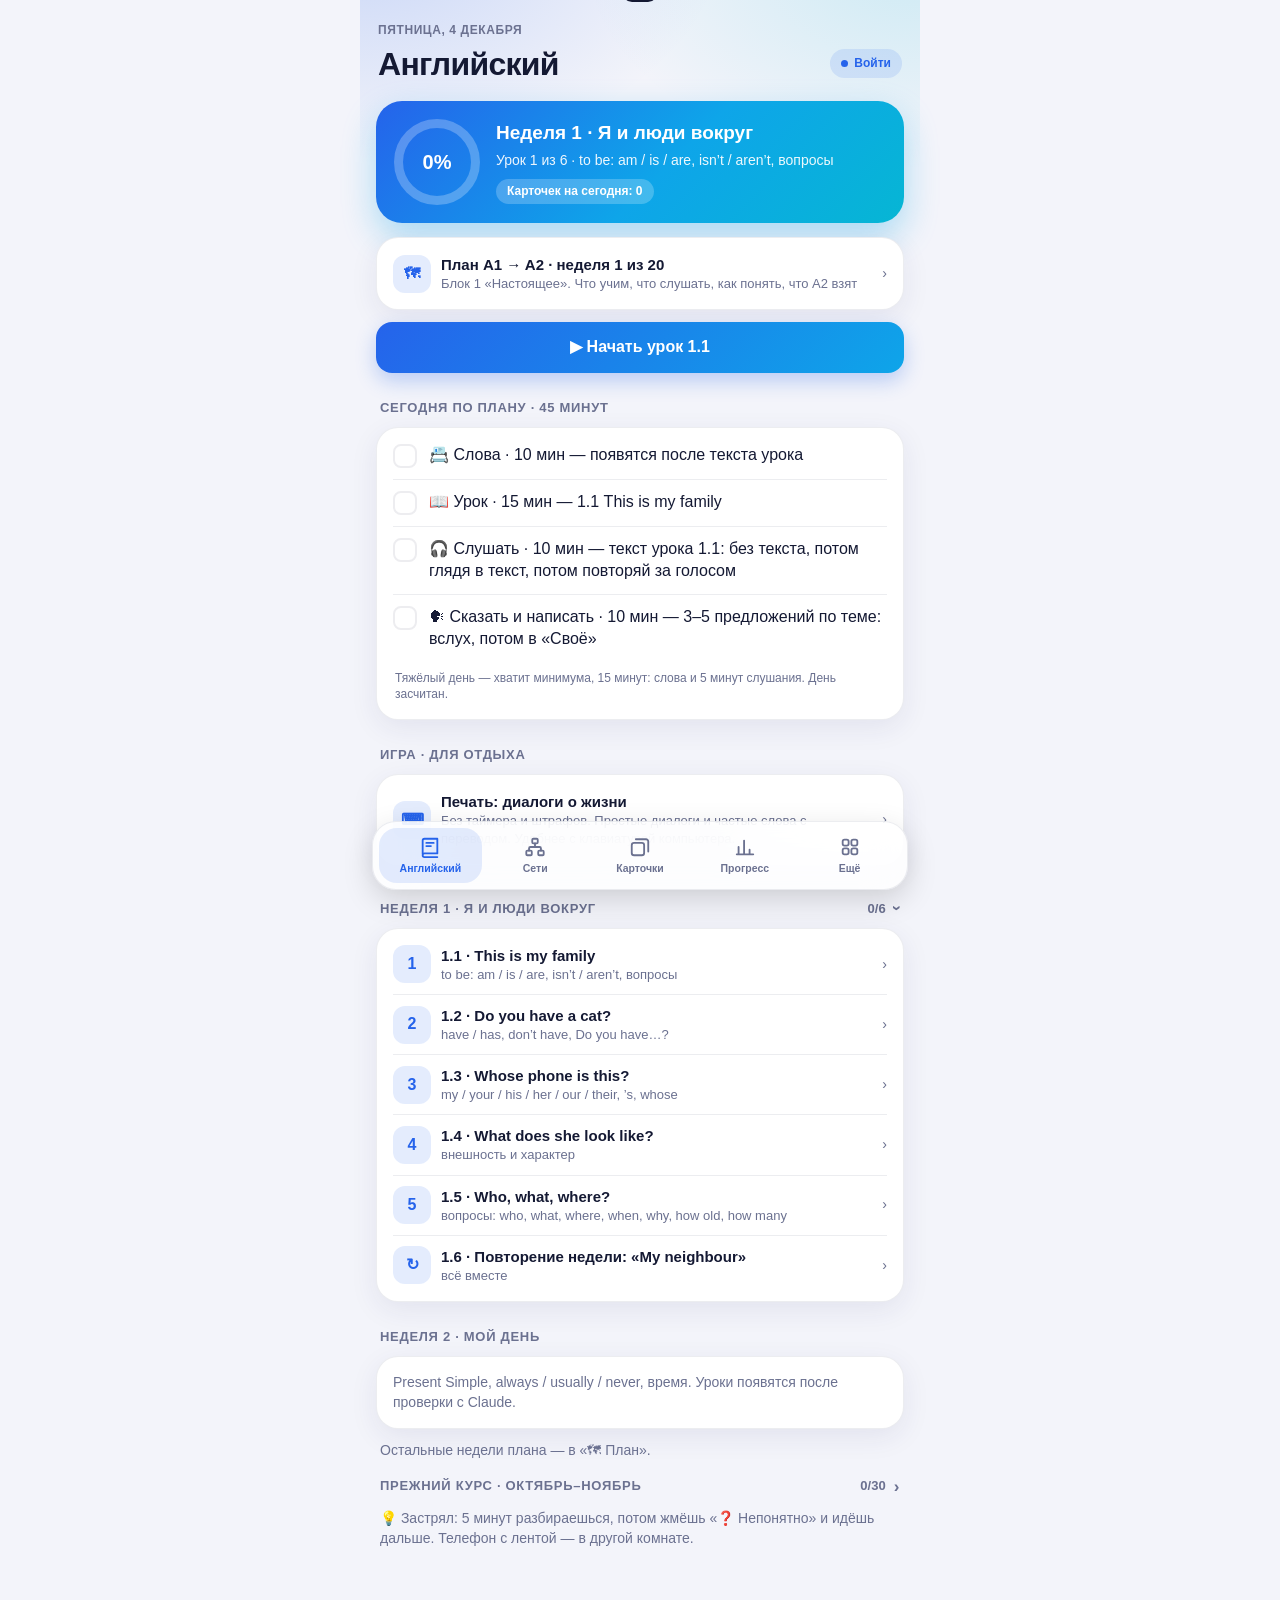
<file: index.html>
<!DOCTYPE html>
<html lang="ru"><head><meta charset="utf-8">
<meta name="viewport" content="width=device-width, initial-scale=1, viewport-fit=cover">
<meta name="apple-mobile-web-app-capable" content="yes">
<meta name="mobile-web-app-capable" content="yes">
<meta name="apple-mobile-web-app-status-bar-style" content="black-translucent">
<meta name="apple-mobile-web-app-title" content="English">
<meta name="theme-color" content="#f3f4fa">
<link rel="manifest" href="manifest.webmanifest">
<link rel="apple-touch-icon" href="icon-180.png">
<title>English</title>
<style>
:root{--bg:#f3f4fa;--card:#fff;--soft:#eceef7;--tx:#141933;--mu:#6b7190;--bd:rgba(20,25,70,.08);--sh:0 8px 28px rgba(35,40,100,.08);--ac:#2563eb;--at:rgba(37,99,235,.12);--ok:#059669;--okt:rgba(16,185,129,.14);--wr:#e11d48;--wrt:rgba(244,63,94,.12);--amt:#b45309;--nav:rgba(255,255,255,.82);color-scheme:light}
@media (prefers-color-scheme:dark){:root:not([data-theme="light"]){--bg:#0b0d17;--card:#151929;--soft:#1f2438;--tx:#eef0fb;--mu:#8a90ad;--bd:rgba(255,255,255,.07);--sh:0 8px 28px rgba(0,0,0,.35);--ac:#60a5fa;--at:rgba(96,165,250,.14);--ok:#34d399;--okt:rgba(52,211,153,.14);--wr:#fb7185;--wrt:rgba(251,113,133,.14);--amt:#fbbf24;--nav:rgba(21,25,41,.82);color-scheme:dark}}
:root[data-theme="dark"]{--bg:#0b0d17;--card:#151929;--soft:#1f2438;--tx:#eef0fb;--mu:#8a90ad;--bd:rgba(255,255,255,.07);--sh:0 8px 28px rgba(0,0,0,.35);--ac:#60a5fa;--at:rgba(96,165,250,.14);--ok:#34d399;--okt:rgba(52,211,153,.14);--wr:#fb7185;--wrt:rgba(251,113,133,.14);--amt:#fbbf24;--nav:rgba(21,25,41,.82);color-scheme:dark}
*{box-sizing:border-box;-webkit-tap-highlight-color:transparent}
html{background:var(--bg)}
body{margin:0 auto;max-width:560px;min-height:100vh;color:var(--tx);font:16px/1.4 -apple-system,BlinkMacSystemFont,"SF Pro Text","Segoe UI",Roboto,sans-serif;padding:calc(env(safe-area-inset-top,0px) + 14px) 16px calc(env(safe-area-inset-bottom,0px) + 110px);background:radial-gradient(520px 320px at 0% -60px,rgba(37,99,235,.2),transparent 70%),radial-gradient(480px 300px at 100% -40px,rgba(6,182,212,.16),transparent 70%),var(--bg);background-repeat:no-repeat}
button{font:inherit;color:inherit;cursor:pointer}
.top{margin:4px 2px 14px}
.top small{color:var(--mu);font-weight:700;text-transform:uppercase;letter-spacing:.6px;font-size:12px}
h1{font-size:32px;margin:2px 0 0;letter-spacing:-.7px;font-weight:800}
h1.h1s{font-size:26px;letter-spacing:-.4px}
.th{display:flex;align-items:center;justify-content:space-between;gap:10px}
.spill{flex:none;border:0;border-radius:99px;padding:6px 11px;font-size:12px;font-weight:800;background:var(--soft);color:var(--mu);white-space:nowrap;display:flex;align-items:center;gap:6px}
.spill::before{content:'';width:7px;height:7px;border-radius:50%;background:currentColor}
.spill.s-ok{background:var(--okt);color:var(--ok)}
.spill.s-net{background:rgba(245,158,11,.15);color:var(--amt)}
.spill.s-err{background:var(--wrt);color:var(--wr)}
.spill.s-out{background:var(--at);color:var(--ac)}
.mrow{display:flex;justify-content:space-between;align-items:center;gap:10px}
.row2{display:flex;gap:8px}
.row2>*{flex:1;min-width:0}
a.btn{text-align:center;text-decoration:none}
h2{font-size:13px;text-transform:uppercase;letter-spacing:.7px;color:var(--mu);margin:26px 4px 10px;font-weight:800}
.pw{display:flex;gap:12px;padding:12px 0;border-top:1px solid var(--bd)}.pw:first-child{border-top:0;padding-top:0}.pw .ht small{display:block;margin-top:3px}.pw.cur .ht b{color:var(--ac)}
h2.wk{margin:0}h2.wk button{display:flex;align-items:center;gap:8px;width:100%;border:0;background:none;color:inherit;font:inherit;letter-spacing:inherit;text-transform:inherit;text-align:left;padding:16px 4px 10px;cursor:pointer}h2.wk.op button{padding-top:22px}h2.wk .wt{flex:1}h2.wk .wn{font-weight:700;letter-spacing:0;text-transform:none}h2.wk .chev{font-size:17px;line-height:1;transition:transform .2s}h2.wk.op .chev{transform:rotate(90deg)}
.mu{color:var(--mu);font-size:14px}
.card{background:var(--card);border-radius:22px;padding:16px;margin:0 0 12px;box-shadow:var(--sh);border:1px solid var(--bd)}
.hero{background:linear-gradient(135deg,#2563eb 0%,#0ea5e9 55%,#06b6d4 100%);color:#fff;border-radius:26px;padding:18px;display:flex;gap:16px;align-items:center;box-shadow:0 14px 34px rgba(14,165,233,.32);margin-bottom:14px}
.hero.nt{background:linear-gradient(135deg,#0f766e 0%,#0d9488 50%,#22c55e 100%);box-shadow:0 14px 34px rgba(13,148,136,.32)}
.hero.wrap{flex-wrap:wrap}
.hero .info{flex:1;min-width:0}
.hero b{font-size:19px;display:block}
.hero p{margin:4px 0 0;opacity:.92;font-size:14px}
.chip{display:inline-block;background:rgba(255,255,255,.22);padding:4px 11px;border-radius:99px;font-size:12px;font-weight:800;margin-top:9px}
.stats{display:flex;gap:8px;width:100%}
.stats div{flex:1;background:rgba(255,255,255,.18);border-radius:14px;padding:9px 10px;min-width:0}
.stats small{display:block;opacity:.85;font-size:12px}
.stats b{font-size:16px}
.kp{display:flex;gap:8px;margin:0 0 4px}
.kp div{flex:1;background:var(--soft);border-radius:14px;padding:9px 10px;min-width:0}
.kp small{display:block;color:var(--mu);font-size:12px}
.kp b{font-size:17px}
.ring{position:relative;flex:none}
.ring svg{display:block;transform:rotate(-90deg)}
.ring span{position:absolute;inset:0;display:flex;align-items:center;justify-content:center;font-weight:800}
.seg{display:flex;background:var(--soft);border-radius:14px;padding:4px;gap:4px;margin:0 0 12px}
.seg button{flex:1;border:0;background:none;padding:9px 2px;border-radius:10px;font-weight:700;color:var(--mu);font-size:14px;min-width:0}
.seg button.on{background:var(--card);color:var(--tx);box-shadow:0 2px 8px rgba(0,0,0,.1)}
.note{display:block;width:100%;border:0;text-align:left;border-radius:18px;padding:12px 14px;margin:0 0 12px;font-size:14px;font-weight:600}
.note.am{background:rgba(245,158,11,.15);color:var(--amt)}
.note.in{background:var(--at);color:var(--ac)}
.gh{display:flex;gap:14px;align-items:center}
.gh .t{flex:1;min-width:0;font-weight:700}
.gh .mu{font-weight:500;margin-top:2px}
.st{display:flex;gap:12px;align-items:flex-start;padding:11px 0;border:0;border-top:1px solid var(--bd);width:100%;background:none;text-align:left}
.card>.st:first-child{border-top:0;padding-top:0}
.st b{flex:none;width:24px;height:24px;border-radius:8px;border:2px solid var(--bd);display:flex;align-items:center;justify-content:center;font-size:13px;color:#fff}
.st.d b{background:var(--ok);border-color:var(--ok)}
.st.d span{color:var(--mu)}
.ib{border:0;background:var(--soft);color:var(--mu);width:34px;height:34px;border-radius:11px;font-size:15px;flex:none;font-weight:700}
.btn{display:block;width:100%;padding:14px;border-radius:16px;border:0;background:linear-gradient(135deg,#2563eb,#0ea5e9);color:#fff;font-weight:700;margin:0 0 10px;box-shadow:0 8px 20px rgba(37,99,235,.28);transition:transform .1s}
.btn:active{transform:scale(.98)}
.btn:disabled{opacity:.45}
.btn.g{background:var(--soft);color:var(--ac);box-shadow:none}
.btn.r{background:var(--wrt);color:var(--wr);box-shadow:none}
.li{display:flex;align-items:center;gap:10px;padding:10px 0;border-top:1px solid var(--bd)}
.li:first-child{border-top:0;padding-top:0}
.li:last-child{padding-bottom:0}
.lr{width:100%;border-left:0;border-right:0;border-bottom:0;background:none;text-align:left}
.ico{width:38px;height:38px;border-radius:12px;background:var(--at);color:var(--ac);display:flex;align-items:center;justify-content:center;font-weight:800;flex:none}
.ico.dn{background:var(--ok);color:#fff}
.ht{flex:1;min-width:0}
.ht b{display:block;font-size:15px}
.ht small{display:block;color:var(--mu);font-size:13px}
.plain{border:0;background:none;text-align:left;padding:0}
.in{width:100%;border-radius:14px;border:1px solid var(--bd);background:var(--soft);color:var(--tx);padding:12px;font:16px/1.4 -apple-system,BlinkMacSystemFont,"Segoe UI",Roboto,sans-serif}
.in.okb{border-color:var(--ok);background:var(--okt)}
.in.nob{border-color:var(--wr);background:var(--wrt)}
textarea.mono{font:13px/1.4 ui-monospace,Menlo,monospace;margin-top:4px}
.hint{font-size:12px;color:var(--mu);margin:8px 2px 0}
.sb{display:flex;gap:10px;margin-top:14px}
.sb .btn{margin:0}
.lh{display:flex;justify-content:space-between;align-items:center;margin:0 0 4px}
.back{border:0;background:none;color:var(--ac);font-weight:700;padding:6px 0}
.qb{border:0;background:var(--soft);color:var(--mu);font-weight:700;font-size:13px;padding:7px 12px;border-radius:99px}
.rule p{margin:0 0 10px}.rule p:last-child{margin:0}
.rule b{color:var(--ac)}
.rule ol,.rule ul{margin:0 0 10px;padding-left:20px}
.rule li{margin:0 0 6px}
.rule>*:last-child{margin-bottom:0}
pre{background:var(--soft);border-radius:12px;padding:10px 12px;font:12px/1.45 ui-monospace,Menlo,Consolas,monospace;overflow-x:auto;margin:8px 0 10px;white-space:pre;-webkit-overflow-scrolling:touch;color:var(--tx)}
code{font:13px ui-monospace,Menlo,Consolas,monospace;background:var(--soft);padding:1px 5px;border-radius:6px;overflow-wrap:anywhere}
.t{width:100%;border-collapse:collapse;font-size:14px;margin:6px 0 12px}
.t th,.t td{border-top:1px solid var(--bd);padding:7px 6px;text-align:left;vertical-align:top}
.t th{color:var(--mu);font-size:12px;text-transform:uppercase;letter-spacing:.4px;border-top:0}
.t td:first-child,.t th:first-child{padding-left:0}
.frame{display:flex;flex-wrap:wrap;gap:4px;margin:10px 0 12px;font-size:12px;font-weight:700;text-align:center;line-height:1.25}
.frame span{flex:1 1 28%;background:var(--at);color:var(--ac);border-radius:8px;padding:8px 3px;min-width:0}
.frame span.w{flex:1 1 60%}
@media (min-width:480px){.frame{flex-wrap:nowrap}.frame span{flex:1}.frame span.w{flex:1.7}}
.frame small{display:block;font-weight:500;color:var(--mu);font-size:10px;margin-top:3px}
/* главы СДСМ и книжный текст */
.book p{line-height:1.62;font-size:16.5px}
.book h3,.rule h3{font-size:18px;margin:20px 0 8px;letter-spacing:-.2px}
.book>h3:first-child,.rule>h3:first-child{margin-top:0}
h3.bh{font-size:21px;font-weight:800;margin:28px 4px 12px;letter-spacing:-.3px;line-height:1.25;scroll-margin-top:16px}
.an{background:rgba(124,58,237,.09);border-radius:14px;padding:12px 14px;margin:12px 0;font-size:15.5px;line-height:1.55}
.an>b:first-child{display:block;color:#7c3aed;margin-bottom:4px}
.an>b:first-child::before{content:"🧩 "}
:root[data-theme="dark"] .an>b:first-child{color:#a78bfa}
@media (prefers-color-scheme:dark){:root:not([data-theme="light"]) .an>b:first-child{color:#a78bfa}}
.callout{border-left:3px solid var(--ac);background:var(--at);border-radius:0 12px 12px 0;padding:10px 12px;margin:12px 0;font-size:15px;line-height:1.5}
.callout>b:first-child{display:block;margin-bottom:4px;color:var(--tx)}
.callout.pro{border-color:#0d9488;background:rgba(13,148,136,.1)}.callout.pro>b:first-child::before{content:"🏢 "}
.callout.warn{border-color:#d97706;background:rgba(245,158,11,.12)}.callout.warn>b:first-child::before{content:"⚠️ "}
.callout.bad{border-color:var(--wr);background:var(--wrt)}.callout.bad>b:first-child::before{content:"⛔ "}
.callout.ok{border-color:var(--ok);background:var(--okt)}.callout.ok>b:first-child::before{content:"✅ "}
.callout.info>b:first-child::before{content:"💡 "}
.callout ol,.callout ul{margin:6px 0 0;padding-left:20px}
.rule table{width:100%;border-collapse:collapse;font-size:14px;margin:8px 0 12px}
.rule th,.rule td{border-top:1px solid var(--bd);padding:7px 5px;text-align:left;vertical-align:top;overflow-wrap:anywhere}
.rule th{color:var(--mu);font-size:12px;border-top:0}
.rule th:first-child,.rule td:first-child{padding-left:0}
.vs{display:grid;grid-template-columns:1fr;gap:10px;margin:10px 0}
.vs>div{background:var(--soft);border-radius:12px;padding:10px 12px;font-size:15px}
@media (min-width:480px){.vs{grid-template-columns:1fr 1fr}}
.steps{counter-reset:s;list-style:none;padding-left:0!important}
.steps>li{counter-increment:s;position:relative;padding-left:36px;margin:10px 0!important}
.steps>li::before{content:counter(s);position:absolute;left:0;top:1px;width:26px;height:26px;border-radius:50%;background:var(--at);color:var(--ac);font-weight:800;font-size:13px;display:flex;align-items:center;justify-content:center}
.kbd{font:12px ui-monospace,Menlo,Consolas,monospace;border:1px solid var(--bd);border-bottom-width:2px;border-radius:5px;padding:0 5px;background:var(--soft)}
mark{background:rgba(245,158,11,.3);color:inherit;border-radius:3px;padding:0 1px}
.muted{color:var(--mu)}
.pkt{display:flex;margin:12px 0;border-radius:8px;overflow:hidden;font-size:11px;text-align:center;line-height:1.25}
.pkt>span{padding:7px 3px;border-right:1px solid rgba(0,0,0,.25);color:#fff;display:flex;flex-direction:column;justify-content:center;min-width:0;overflow-wrap:anywhere}
.pkt>span small{opacity:.85;font-size:10px}
.pkt .l2{background:#2563eb}.pkt .l3{background:#16a34a}.pkt .l4{background:#d97706}.pkt .l7{background:#7c3aed}.pkt .tg{background:#db2777}.pkt .lb{background:#0891b2}.pkt .fcs{background:#475569}
.toc{margin:8px 0 0;padding-left:22px}.toc li{margin:0 0 6px}
.lk{color:var(--ac);font-weight:600;text-align:left}
.cg{font-size:12px;font-weight:800;text-transform:uppercase;letter-spacing:.5px;color:var(--mu);margin:14px 0 4px}
.cg:first-child{margin-top:0}
.cmd pre{margin:2px 0 4px}
.kk{margin:4px 0 0;padding-left:20px}
.li.off{opacity:.5}
/* схемы в книге (inline SVG): цвета из темы, подписи — классы */
.dg{margin:14px 0 16px}
.dg svg{display:block;width:100%;height:auto;overflow:visible}
.dg figcaption{font-size:13px;color:var(--mu);margin-top:8px;line-height:1.45}
.dg .bx{fill:var(--card);stroke:var(--mu);stroke-width:1.5}
.dg .bx2{fill:var(--soft)}
.dg .bxd{fill:none;stroke:var(--mu);stroke-width:1.5;stroke-dasharray:5 4}
.dg .tx{fill:var(--tx);font:700 12px -apple-system,"Segoe UI",Roboto,sans-serif}
.dg .sm{fill:var(--mu);font:500 10.5px -apple-system,"Segoe UI",Roboto,sans-serif}
.dg .ln{stroke:var(--mu);stroke-width:2;fill:none}
.dg .tk{stroke:var(--tx);stroke-width:4;fill:none}
.dg .lr{stroke:#e11d48;stroke-width:2.2;fill:none}
.dg .env{fill:#fff;stroke:#475569;stroke-width:1.2}
.dg .envl{fill:none;stroke:#475569;stroke-width:1.2}
.dg .pp{fill:rgba(37,99,235,.16);stroke:#2563eb;stroke-width:1.5}
.dg .b{fill:#2563eb}.dg .g{fill:#16a34a}.dg .o{fill:#d97706}.dg .gr{fill:#64748b}.dg .rr{fill:#e11d48}
.dg .wt{fill:#fff;font:700 7.5px -apple-system,"Segoe UI",Roboto,sans-serif}
.dg .wt2{fill:#fff;font:700 9px -apple-system,"Segoe UI",Roboto,sans-serif}
.dg .am{fill:var(--mu)}.dg .amr{fill:#e11d48}
.dg .bt{fill:#2563eb}.dg .rd{fill:#e11d48}.dg .gn{fill:#16a34a}.dg .og{fill:#d97706}
:root[data-theme="dark"] .dg .bt{fill:#60a5fa}:root[data-theme="dark"] .dg .rd{fill:#fb7185}:root[data-theme="dark"] .dg .gn{fill:#4ade80}
@media (prefers-color-scheme:dark){:root:not([data-theme="light"]) .dg .bt{fill:#60a5fa}:root:not([data-theme="light"]) .dg .rd{fill:#fb7185}:root:not([data-theme="light"]) .dg .gn{fill:#4ade80}}
details.chk{background:var(--soft);border-radius:12px;padding:10px 12px;margin:8px 0}
details.chk summary{color:var(--tx);font-weight:600;line-height:1.4}
details.chk p{margin:8px 0 0}
.opt.sel{border-color:var(--ac);background:var(--at)}
.isp{border-left:3px solid var(--ac);background:var(--at);border-radius:0 12px 12px 0;padding:10px 12px;margin:10px 0;font-size:15px}
details summary{cursor:pointer;font-weight:700;color:var(--ac);list-style-position:inside}
details.dp[open] summary{margin-bottom:12px}
.lt details{margin-top:8px;font-size:14px}
.lt details[open] summary{margin-bottom:6px}
.cmd{padding:9px 0;border-top:1px solid var(--bd)}
.cmd:first-child{border-top:0;padding-top:0}
.cmd:last-child{padding-bottom:0}
.cmd code{display:inline-block;margin-bottom:3px}
.cp{border:0;background:var(--at);color:var(--ac);font-size:12px;font-weight:700;padding:5px 10px;border-radius:99px;margin:-4px 0 4px}
.ls{display:flex;gap:12px;padding:12px 0;border-top:1px solid var(--bd)}
.ls:first-child{border-top:0;padding-top:0}
.ls:last-child{padding-bottom:0}
.ck{flex:none;width:32px;height:32px;border-radius:10px;border:2px solid var(--bd);background:none;font-weight:800;color:var(--mu);font-size:13px}
.ls.d .ck{background:var(--ok);border-color:var(--ok);color:#fff}
.ls.d .lt>div:first-child{color:var(--mu)}
.lt{flex:1;min-width:0}
.lvr{display:flex;align-items:center;gap:10px;padding:6px 0}
.lvr span{width:132px;flex:none;font-size:14px;font-weight:600}
.lvb{flex:1;height:8px;border-radius:9px;background:var(--soft);overflow:hidden}
.lvb i{display:block;height:100%;border-radius:9px;background:var(--ac)}
.lvr b{width:42px;text-align:right;font-size:13px;flex:none}
.lvr.big{padding:4px 0 12px}.lvr.big span{font-weight:800}.lvr.big .lvb{height:12px}.lvr.big b{font-size:15px}
.hn div{font-size:13px;color:var(--amt);background:rgba(245,158,11,.13);border-radius:10px;padding:7px 10px;margin:8px 0 0}
.sn{display:flex;gap:10px;align-items:flex-start;padding:10px 0;border-top:1px solid var(--bd)}
.sn:first-child{border-top:0;padding-top:0}
.sn:last-child{padding-bottom:0}
.sn .en{flex:1;min-width:0;font-size:17px;line-height:1.45;transition:color .2s,filter .3s}
.sn .tr{display:block;color:var(--mu);font-size:14px;margin-top:2px}
.sn.pl .en{color:var(--ac)}
.blur .en{filter:blur(6px);-webkit-user-select:none;user-select:none}
.say{border:0;background:var(--at);color:var(--ac);width:36px;height:36px;border-radius:11px;flex:none;font-size:15px}
.bar{height:8px;border-radius:9px;background:var(--soft);overflow:hidden;margin:0 0 12px}
.bar i{display:block;height:100%;background:var(--ac);border-radius:9px;transition:width .3s}
.q{font-size:19px;font-weight:700;margin:4px 0 14px;line-height:1.45}
.gap{display:inline-block;min-width:56px;border-bottom:2px solid var(--ac);text-align:center;color:var(--ac);padding:0 4px}
.opt{display:block;width:100%;text-align:left;padding:13px 14px;border-radius:14px;border:2px solid transparent;background:var(--soft);margin:0 0 8px;font-weight:600}
.opt:disabled{color:var(--tx);opacity:1}
.opt.ok{border-color:var(--ok);background:var(--okt)}
.opt.no{border-color:var(--wr);background:var(--wrt)}
.ans{min-height:56px;border-bottom:2px dashed var(--bd);margin:0 0 12px;padding:0 0 4px}
.tok{display:inline-block;border:0;background:var(--soft);padding:9px 12px;border-radius:12px;margin:0 6px 8px 0;font-weight:600;font-size:16px}
.ans .tok{background:var(--at);color:var(--ac)}
.end{font-weight:700;font-size:18px}
.fb{border-radius:16px;padding:12px 14px;margin:0 0 12px;font-weight:700;font-size:15px}
.fb.ok{background:var(--okt);color:var(--ok)}
.fb.no{background:var(--wrt);color:var(--wr)}
.fe{font-weight:500;color:var(--tx);margin-top:6px}
.fc{text-align:center;padding:30px 16px}
.fc .w{font-size:30px;font-weight:800;letter-spacing:-.5px;margin:8px 0 12px;overflow-wrap:anywhere}
.fc .w.s{font-size:20px;letter-spacing:0;line-height:1.35}
.fc .a{font-size:21px;font-weight:600;margin:14px 0 12px;color:var(--ac);overflow-wrap:anywhere}
.fc .a.s{font-size:16px;line-height:1.45;text-align:left}
.fc .say{margin:0 auto;display:block}
.three{display:flex;gap:8px}
.three .btn{margin:0;padding:14px 4px;font-size:15px}
.pre{white-space:pre-wrap}
.big{font:700 24px ui-monospace,Menlo,Consolas,monospace;text-align:center;margin:6px 0 14px;overflow-wrap:anywhere}
.tf{display:grid;grid-template-columns:auto 1fr;gap:8px 12px;align-items:start}
.tf label{font-size:14px;font-weight:600;color:var(--mu);padding-top:12px}
.cv{font-size:13px;color:var(--ok);font-weight:700;margin-top:4px}
nav{position:fixed;left:50%;transform:translateX(-50%);bottom:calc(env(safe-area-inset-bottom,0px) + 10px);width:calc(100% - 24px);max-width:536px;display:flex;gap:2px;background:var(--nav);-webkit-backdrop-filter:blur(20px) saturate(1.6);backdrop-filter:blur(20px) saturate(1.6);border:1px solid var(--bd);border-radius:24px;padding:6px;box-shadow:0 10px 30px rgba(0,0,0,.15);z-index:5}
nav button{flex:1;min-width:0;border:0;background:none;padding:8px 1px 7px;border-radius:18px;font-size:10.5px;font-weight:700;color:var(--mu);display:flex;flex-direction:column;align-items:center;gap:3px;white-space:nowrap}
nav svg{width:22px;height:22px}
nav button.on{color:var(--ac);background:var(--at)}
#sh{position:fixed;inset:0;z-index:10;display:none}
#sh.open{display:block}
#sh .ov{position:absolute;inset:0;background:rgba(5,8,20,.5);animation:fd .2s}
#sh .pn{position:absolute;left:0;right:0;bottom:0;max-width:560px;margin:0 auto;background:var(--card);border-radius:26px 26px 0 0;padding:10px 18px calc(env(safe-area-inset-bottom,0px) + 18px);max-height:90vh;overflow-y:auto;animation:up .28s cubic-bezier(.2,.8,.2,1)}
.grab{width:40px;height:5px;border-radius:9px;background:var(--mu);opacity:.35;margin:0 auto 12px}
#sh h3{margin:0 0 4px;font-size:21px}
#toast{position:fixed;left:50%;top:calc(env(safe-area-inset-top,0px) + 12px);transform:translate(-50%,-150%);background:var(--tx);color:var(--bg);padding:10px 18px;border-radius:99px;font-weight:700;font-size:14px;z-index:20;transition:transform .3s;width:max-content;max-width:calc(100vw - 32px);text-align:center}
#toast.on{transform:translate(-50%,0)}
@keyframes up{from{transform:translateY(100%)}}
@keyframes fd{from{opacity:0}}
</style></head><body>
<div id="app"></div>
<nav id="nav"></nav>
<div id="sh"></div>
<div id="toast"></div>
<script src="lessons.js"></script>
<script src="nets.js"></script>
<!-- курс СДСМ живёт в папке net/ (полная программа курса); здесь нужен только список глав -->
<script src="net/data/course.js"></script>
<script src="cloud.js"></script>
<script src="sync.js"></script>
<script>
const K='eng_v1',APP_V='4.0';
const KNOW=3,BOX=[0,1,2,4,7,14,30]; // «знаю» = коробка 3+; интервалы повторения в днях по коробкам
const EN=window.LESSONS||[],WK=window.WEEKS||[],ND=window.NET||{modules:[],lessons:[],levels:[]};
const NL=ND.lessons||[];NL.forEach(l=>{l.s='net'});
// главы СДСМ проходятся в самом курсе (папка net/, тот же сайт): здесь только список глав и «продолжить»
const CO=window.COURSE||{parts:[],list:[]};
const ALL=EN.concat(NL);
// новый курс по плану A1 → A2 и прежний курс (old)
const ENN=EN.filter(l=>!l.old),ENO=EN.filter(l=>l.old),OWK=window.OLD_WEEKS||[],PL=window.PLAN||null;
const subj=s=>s=='net'?NL:EN;
const subjAll=subj;
let S,tab='en',open={en:null,net:null},T={},TR=new Set(),cs=null,deck='en',tz=null,shownDay='',sheetSave=null,VO=[],wOpen={},planV=false;

const p=n=>String(n).padStart(2,'0');
const dk=d=>d.getFullYear()+'-'+p(d.getMonth()+1)+'-'+p(d.getDate());
const tm=d=>p(d.getHours())+':'+p(d.getMinutes());
const today=()=>dk(new Date());
const nowS=()=>today()+' '+tm(new Date());
const pd=s=>{const a=s.split('-');return new Date(+a[0],a[1]-1,+a[2])};
const add=(s,n)=>{const d=pd(s);d.setDate(d.getDate()+n);return dk(d)};
const ago=n=>add(today(),-n);
const diff=(a,b)=>Math.round((pd(b)-pd(a))/864e5);
const fmtD=s=>pd(s).toLocaleDateString('ru-RU',{day:'numeric',month:'long'});
const fmtS=s=>pd(s).toLocaleDateString('ru-RU',{day:'numeric',month:'short'});
const esc=s=>String(s).replace(/[&<>"]/g,c=>({'&':'&amp;','<':'&lt;','>':'&gt;','"':'&quot;'}[c]));
const $=id=>document.getElementById(id);
const pct=(a,b)=>b?Math.round(a/b*100):0;
const ri=(a,b)=>a+Math.floor(Math.random()*(b-a+1));
function shuffle(a){a=a.slice();for(let i=a.length-1;i>0;i--){const j=Math.floor(Math.random()*(i+1));[a[i],a[j]]=[a[j],a[i]]}return a}

// ---------- уроки ----------
const les=id=>ALL.find(l=>l.id==id);
const isNet=l=>!!l&&l.s=='net';
const sOf=l=>isNet(l)?'net':'en';
const lnum=l=>(isNet(l)?'С':'')+(l.old?'Ст.':'')+l.w+'.'+l.n;
// шаги урока — только те, для которых в уроке есть содержимое
function stepsOf(l){return isNet(l)?['theory','lab','tasks','own'].filter(s=>s=='tasks'?(l.tasks||[]).length:l[s]):['rule','text','tasks','own'].filter(s=>s=='tasks'||s=='own'||l[s])}
const SN=(l,s)=>({rule:'Правило',text:'Текст',theory:'Теория',lab:'Лаба',tasks:isNet(l)?'Вопросы':'Задания',own:isNet(l)?'Объясни':'Своё',done:'Итог'})[s];
const cl=h=>String(h).replace(/\[\[(.+?)\]\]/g,'<mark>$1</mark>');
const strip=h=>String(h).replace(/<[^>]+>/g,'').replace(/&lt;/g,'<').replace(/&gt;/g,'>').replace(/&amp;/g,'&');
const txt=(t,s)=>t.h?s:esc(s);
const pr=id=>S.L[id]||{};
const P=id=>S.L[id]||(S.L[id]={st:null,ti:0,r:[],own:'',ownD:null,show:false,heard:false,done:null,sc:null,pass:0,lab:[]});
const curL=s=>subj(s).find(l=>!l.old&&!pr(l.id).done);
const doneToday=s=>subjAll(s).some(l=>pr(l.id).done==today());
const okN=q=>(q.r||[]).filter(x=>x>0).length;
const cur=()=>(tab=='en'||tab=='net')&&open[tab]?les(open[tab]):null;
const LV=ND.levels||[];
const lvOf=k=>{const x=LV.find(v=>v.k==k);return x?x.v:null};
const lvT=k=>{const x=LV.find(v=>v.k==k);return x?x.t:k};

// ---------- данные ----------
// act и sub — счётчики этого устройства; actX и subX — других устройств (приходят из облака), показываем сумму
function init(){return{v:1,start:today(),L:{},cards:{},q:[],err:[],act:{},sub:{n:0,ok:0},actX:{},subX:{},rate:0.8,voice:'',theme:'auto',bk:null}}
// новые поля в будущих версиях получают значения по умолчанию, старый прогресс не трогаем
function migrate(o){const d=init();for(const k in d)if(!(k in o))o[k]=d[k];o.v=1;
// у вопросов и ошибок постоянный id: по нему они синхронизируются
if(typeof syncOldId=='function')[o.q,o.err].forEach(a=>a.forEach((x,i)=>{if(!x.id)x.id=syncOldId(x,i)}));return o}
const nid=()=>typeof syncNewId=='function'?syncNewId():'t'+Date.now().toString(36);
function load(){try{S=JSON.parse(localStorage.getItem(K))}catch(e){S=null}S=S&&S.v?migrate(S):init();
// если Claude поправил перевод или ответ в уроках, карточка подхватит новый текст
ALL.forEach(l=>{(l.words||[]).concat(l.terms||[]).forEach(([en,ru])=>{const c=S.cards[en];if(c&&!c.d&&c.l!='my')c.ru=ru});
(l.cards||[]).forEach(([q,a],i)=>{const c=S.cards['n:'+l.id+':'+i];if(c){c.q=q;c.a=a}})})}
function store(){try{localStorage.setItem(K,JSON.stringify(S))}catch(e){toast('Не удалось сохранить')}}
function save(){store();if(SY)SY.soon()}
const act=()=>{const d=today();return S.act[d]||(S.act[d]={})};
const inc=k=>{const A=act();A[k]=(A[k]||0)+1};
const busy=A=>!!A&&Object.keys(A).some(k=>A[k]);
// активность дня и счёт тренажёра со всех устройств
function actOf(d){const r=Object.assign({},S.act[d]||{});for(const dv in S.actX){const A=S.actX[dv][d];if(A)for(const k in A)r[k]=(r[k]||0)+A[k]}return r}
function subOf(){const r={n:S.sub.n,ok:S.sub.ok};for(const dv in S.subX){r.n+=S.subX[dv].n||0;r.ok+=S.subX[dv].ok||0}return r}

// ---------- облако ----------
// Прогресс раскладывается на строки: урок, карточка, вопрос «Непонятно», ошибка, активность дня устройства, счёт тренажёра устройства.
// Чужие правки вносятся точечно и не во время урока: открытый урок, карточки и тренажёр дожидаются выхода.
// На устройстве остаются: голос, скорость речи, тема, дата текстовой копии. Старые главы СДСМ телефона (sd_) переехали в курс net/.
const DEV=typeof syncDev=='function'?syncDev():'';
function rowsOf(){const R={cfg:{start:S.start}};
for(const id in S.L)if(!id.startsWith('sd_'))R['L:'+id]=S.L[id];
for(const k in S.cards)if(!k.startsWith('n:sd_'))R['c:'+k]=S.cards[k];
S.q.forEach(x=>{if(x.id)R['q:'+x.id]=x});S.err.forEach(x=>{if(x.id)R['e:'+x.id]=x});
for(const d in S.act)if(busy(S.act[d]))R['a:'+d+':'+DEV]=S.act[d];
for(const dv in S.actX)for(const d in S.actX[dv])R['a:'+d+':'+dv]=S.actX[dv][d];
if(S.sub.n)R['s:'+DEV]=S.sub;for(const dv in S.subX)R['s:'+dv]=S.subX[dv];
return R}
const listPut=(a,v)=>{const i=a.findIndex(z=>z.id==v.id);if(i>=0)a[i]=v;else{a.push(v);a.sort((p,q)=>p.id<q.id?-1:1)}};
// ключ строки → тип и остаток ('cfg' — без двоеточия)
const rowKey=k=>{const i=k.indexOf(':');return i<0?[k,'']:[k.slice(0,i),k.slice(i+1)]};
function rowPut(k,v){const [t,x]=rowKey(k);
if(t=='cfg')S.start=v.start||S.start;else if(t=='L')S.L[x]=v;else if(t=='c')S.cards[x]=v;
else if(t=='q')listPut(S.q,v);else if(t=='e')listPut(S.err,v);
else if(t=='a'){const d=x.slice(0,10),dv=x.slice(11);if(dv==DEV)S.act[d]=v;else(S.actX[dv]=S.actX[dv]||{})[d]=v}
else if(t=='s'){if(x==DEV)S.sub=v;else S.subX[x]=v}}
function rowDrop(k){const [t,x]=rowKey(k);
if(t=='L')delete S.L[x];else if(t=='c')delete S.cards[x];
else if(t=='q')S.q=S.q.filter(z=>z.id!=x);else if(t=='e')S.err=S.err.filter(z=>z.id!=x);
else if(t=='a'){const d=x.slice(0,10),dv=x.slice(11);if(dv==DEV)delete S.act[d];else if(S.actX[dv])delete S.actX[dv][d]}
else if(t=='s'){if(x==DEV)S.sub={n:0,ok:0};else delete S.subX[x]}}
const typing=()=>{const a=document.activeElement;return !!(a&&a.matches&&a.matches('input,textarea,select'))};
const SY=typeof CloudSync=='function'?CloudSync({
app:'english',meta:'eng_sync',rows:rowsOf,put:rowPut,drop:rowDrop,
commit:()=>{store();render()},
pristine:()=>!Object.keys(S.L).some(k=>!k.startsWith('sd_'))&&!Object.keys(S.cards).some(k=>!k.startsWith('n:sd_')),
trivial:k=>k=='cfg',
busy:()=>$('sh').classList.contains('open')||!!cur()||!!cs||!!tz||typing(),
status:()=>syncUI()}):null;
// [коротко для заголовка, полностью для раздела в «Ещё»]
const SYNC={out:['Войти','Вход не выполнен'],sync:['Обмен…','Синхронизация…'],ok:['В облаке','Синхронизировано'],net:['Офлайн','Офлайн'],err:['Ошибка','Ошибка']};
const syOn=()=>!!SY&&SY.on();
const pill=()=>syOn()?`<button class="spill s-${SY.state().st}" data-a="sgo">${SYNC[SY.state().st][0]}</button>`:'';
function syncSec(){
if(!syOn())return '<div class="mu" style="margin:0 4px">Облако не настроено.</div>';
const u=SY.user(),s=SY.state(),n=SY.waiting(),err=s.st=='err'&&s.msg?`<div class="mu" style="color:var(--wr);margin-top:6px">${esc(s.msg)}</div>`:'';
if(!u)return `<div class="mu" style="margin:0 4px 10px">Войди тем же GitHub, что в трекере, и прогресс будет одинаковым на телефоне и на компьютере.${err}</div><button class="btn" data-a="sin">Войти через GitHub</button>`;
return `<div class="card"><div class="mrow"><b>${esc(u.name?'@'+u.name:'GitHub')}</b><span class="spill s-${s.st}">${SYNC[s.st][1]}</span></div>`+
`<div class="mu" style="margin-top:6px">${s.at?'Последний раз в '+tm(new Date(s.at))+'. ':''}${n?'Ждут отправки: '+n+'.':'Все изменения в облаке.'}</div>`+
(s.st=='net'?'<div class="mu" style="margin-top:6px">Нет сети. Всё сохраняется здесь и уйдёт в облако, когда сеть появится.</div>':'')+err+
'</div><div class="row2"><button class="btn g" data-a="snow">Синхронизировать</button><button class="btn g" data-a="sout">Выйти</button></div>'}
function syncUI(){document.querySelectorAll('.spill[data-a="sgo"]').forEach(e=>e.outerHTML=pill());const s=$('syncSec');if(s)s.innerHTML=syncSec()}
// курс СДСМ на этом же сайте: где остановился и сколько минут сегодня (его прогресс лежит под ключом sdsm_v1)
function sdsm(){let D=null;try{D=JSON.parse(localStorage.getItem('sdsm_v1'))}catch(e){}D=D||{};const t=today();
let m=(D.days||{})[t]||0;for(const dv in D.daysX||{})m+=(D.daysX[dv]||{})[t]||0;
const L=D.last&&CO.list.find(x=>x.id==D.last.id);return{min:Math.round(m),last:L?{id:L.id,num:L.num,t:L.title,tab:D.last.tab||'overview'}:null}}

// ---------- карточки ----------
const dOf=c=>c.d||'en';
function addWords(l){
(l.words||[]).concat(l.terms||[]).forEach(([en,ru])=>{if(!S.cards[en])S.cards[en]={ru,b:0,due:today(),n:0,x:0,l:l.id}});
(l.cards||[]).forEach(([q,a],i)=>{const k='n:'+l.id+':'+i;if(!S.cards[k]){S.cards[k]={d:'net',q,a,b:0,due:today(),n:0,x:0,l:l.id};if(l.ch)S.cards[k].h=1}})}
// карточки глав СДСМ (n:sd_…) переехали в курс net/, здесь их больше не повторяем
const keysOf=d=>Object.keys(S.cards).filter(k=>dOf(S.cards[k])==d&&!k.startsWith('n:sd_'));
function dueList(d){const t=today();return keysOf(d).filter(k=>S.cards[k].due<=t).sort((a,b)=>{const A=S.cards[a],B=S.cards[b];return (A.n?0:1)-(B.n?0:1)||(A.due<B.due?-1:A.due>B.due?1:0)})}
function cstats(d){let nw=0,lr=0,kn=0;keysOf(d).forEach(k=>{const c=S.cards[k];if(!c.n)nw++;else if(c.b>=KNOW)kn++;else lr++});return{all:nw+lr+kn,nw,lr,kn}}
const hardW=d=>keysOf(d).filter(k=>S.cards[k].x).sort((a,b)=>S.cards[b].x-S.cards[a].x).slice(0,8);
function nextDue(d){let m=null;keysOf(d).forEach(k=>{const x=S.cards[k].due;if(x>today()&&(!m||x<m))m=x});return m}
const cardFront=k=>{const c=S.cards[k];return c.d?c.q:k};
// свои слова (l:'my', a — дата добавления): ключ — само английское слово, как у слов из уроков
const myKeys=()=>keysOf('en').filter(k=>S.cards[k].l=='my').sort((a,b)=>(S.cards[b].a||'').localeCompare(S.cards[a].a||'')||a.localeCompare(b));
function cardSheet(k){const c=k?S.cards[k]:null;
openSheet(k?'Изменить слово':'Своё слово',`<label class="mu" for="f_en">По-английски</label><input class="in" id="f_en" autocomplete="off" autocapitalize="off" autocorrect="off" spellcheck="false" placeholder="например: get used to" value="${esc(k||'')}" style="margin:6px 0 12px">`+
`<label class="mu" for="f_ru">Перевод</label><input class="in" id="f_ru" autocomplete="off" placeholder="например: привыкать" value="${esc(c?c.ru:'')}" style="margin-top:6px">`+
`<div class="hint">Слово или короткая фраза — как услышал в видео. Карточка сегодня же встанет в повторение.</div>`+
(k?`<button class="btn r" data-a="cdel" data-k="${esc(k)}" style="margin-top:12px">Удалить слово</button>`:''),
()=>{const en=$('f_en').value.replace(/\s+/g,' ').trim(),ru=$('f_ru').value.replace(/\s+/g,' ').trim();
if(!en||!ru){toast('Впиши слово и перевод');return}
const lo=en.toLowerCase(),dup=Object.keys(S.cards).find(x=>x!==k&&!S.cards[x].d&&x.toLowerCase()==lo);
if(dup){toast(S.cards[dup].l=='my'?'Это слово уже есть в твоих':'Это слово уже есть — из уроков');return}
if(k){const o=S.cards[k];o.ru=ru;if(en!==k){S.cards[en]=o;delete S.cards[k]}toast('Сохранил')}
else{S.cards[en]={ru,b:0,due:today(),n:0,x:0,l:'my',a:today()};toast('Добавил — сегодня уже в повторении')}
return true});
setTimeout(()=>{const e=$(k?'f_ru':'f_en');if(e)e.focus()},50)}

// ---------- проверка ответов ----------
const CONTR=[[/\b(i)'m\b/gi,'$1 am'],[/\b(he|she|it|that|what|there|who)'s\b/gi,'$1 is'],[/\b(you|we|they)'re\b/gi,'$1 are'],[/\b(i|you|we|they)'ve\b/gi,'$1 have'],[/\b(i|you|he|she|it|we|they)'ll\b/gi,'$1 will'],[/\b(c)an't\b/gi,'$1annot'],[/\b(c)an not\b/gi,'$1annot'],[/\b(w)on't\b/gi,'$1ill not'],[/n't\b/gi,' not']];
// знаки препинания и сокращения (isn't = is not) не влияют на проверку; регистр — только если cs
function norm(s,cs){s=String(s).replace(/[’‘`ʼ]/g,"'");if(!cs)s=s.toLowerCase();CONTR.forEach(([r,t])=>{s=s.replace(r,t)});return s.replace(/[^A-Za-z0-9А-Яа-яЁё' ]+/g,' ').replace(/\s+/g,' ').trim()}
const tQ=t=>t.q||t.ru||'';
const tA=t=>t.k=='ch'?t.o[t.a]:t.k=='mc'?t.a.map(i=>t.o[i]).join('; '):t.k=='or'?t.a:t.a[0];
function ensureT(l,k,t){const id=l.id+':'+k;if(T.id==id)return;T={id,k};
if(t.k=='ch'||t.k=='mc')T.o=shuffle(t.o.map((_,i)=>i));if(t.k=='mc')T.sel=[];
if(t.k=='or'){const m=t.a.match(/^(.*?)([.?!]?)$/);T.w=m[1].split(' ');T.end=m[2];T.pk=[];
let o;do{o=shuffle(T.w.map((_,i)=>i))}while(T.w.length>1&&o.every((v,i)=>T.w[v]==T.w[i]));T.o=o}}
function answer(l,q,k,t,y,ok){
q.r[k]=ok?1:0;q.ti=Math.max(q.ti,k+1);inc(isNet(l)?'nt':'t');
if(!ok){S.err.push({id:nid(),l:l.id,q:tQ(t),y,a:tA(t),d:today()});if(S.err.length>120)S.err.splice(0,S.err.length-120)}
if(q.ti>=l.tasks.length&&!q.pass&&!q.sc)q.sc=[okN(q),l.tasks.length,today()];
T.show=true;T.ok=ok;T.y=y}
function doCheck(){const l=cur(),q=l&&P(l.id),t=l&&l.tasks[q.ti];if(!t||T.show)return;let y,ok;
if(t.k=='or'){if(T.pk.length<T.w.length)return;y=T.pk.map(i=>T.w[i]).join(' ')+T.end;ok=y==T.w.join(' ')+T.end}
else if(t.k=='mc'){if(!T.sel.length)return;y=T.sel.map(i=>t.o[i]).join('; ');ok=T.sel.length==t.a.length&&T.sel.every(i=>t.a.includes(i))}
else{const el=$('ans');y=el?el.value.trim():'';if(!y){toast('Сначала впиши ответ');return}const cs=t.k=='fx',n=norm(y,cs);ok=t.a.some(a=>norm(a,cs)==n)}
answer(l,q,q.ti,t,y,ok);save();render()}

// ---------- подсказки при письме: его типичные ошибки ----------
const VERBS='work|start|finish|check|watch|like|want|go|have|get|live|drink|make|fix|play|read|write|need|know|say|use|help|study|open|call|end|love|eat|sleep|run|walk';
// слова, которые он писал с ошибкой (по отчётам)
const SPELL={becouse:'because',bocouse:'because',becuse:'because',becaus:'because',nigth:'night',ussually:'usually',cofee:'coffee',coffe:'coffee',mondey:'Monday',buildin:'building',officce:'office',ritchen:'kitchen',usualy:'usually',ussualy:'usually',usally:'usually',coffe:'coffee',quet:'quiet',collegs:'colleagues',collegues:'colleagues',wundefrul:'wonderful',wonderfull:'wonderful',nessesery:'necessary',neccesary:'necessary',necesary:'necessary',swith:'switch',swithes:'switches',adress:'address',neigbor:'neighbor',neigbors:'neighbors',metwork:'network',engeneer:'engineer',beatiful:'beautiful',beautifull:'beautiful',dosent:'doesn’t',freind:'friend',wich:'which',opossite:'opposite',oposite:'opposite',basment:'basement',lavel:'label',lader:'ladder',cabel:'cable',cabels:'cables',intresting:'interesting',thier:'their',somthing:'something',weigth:'weight',moning:'morning',engener:'engineer',engeener:'engineer',privat:'private',shouldt:'shouldn’t',goed:'went',comed:'came',haved:'had',getted:'got',maked:'made',taked:'took',sayed:'said',knowed:'knew',finded:'found',buyed:'bought',eated:'ate',sleeped:'slept',leaved:'left',writed:'wrote',doed:'did',studyed:'studied',stoped:'stopped',droved:'drove',losted:'lost',telled:'told',thinked:'thought',drinked:'drank',runned:'ran',swimmed:'swam',seed:'saw'};
const spellOf=s=>[...new Set((s.toLowerCase().match(/[a-z]+/g)||[]).filter(w=>SPELL[w]))];
const HINTS=[
[s=>/(^|[\s(“"])i(?=[\s'’,.!?]|$)/.test(s),'Пиши «I» с большой буквы — всегда, даже в середине предложения.'],
[s=>spellOf(s).length,s=>'Проверь написание: '+spellOf(s).map(w=>w+' → '+SPELL[w]).join(', ')+'.'],
[s=>/\b(dont|doesnt|isnt|arent|cant|didnt|wont)\b/i.test(s),'Ставь апостроф: don’t, doesn’t, isn’t, can’t.'],
[s=>/(^|[.!?]\s+)[a-z]/.test(s.replace(/\b([ap])\.m\./gi,'$1m')),'Новое предложение начинается с большой буквы.'],
[s=>/\b(is|are|am)\s+not\s+(work|start|like|know|understand|have|want|need)\b/i.test(s),'Обычный глагол отрицаем через don’t / doesn’t: it doesn’t work, а не is not work.'],
[s=>/\b(should|can|must)\s+to\b/i.test(s),'После should / can / must — без to: I should walk.'],
[s=>/\bhow\s+(find|fix|solve|do|make|check|get|use|learn|write|say)\b/i.test(s),'Как сделать — how to + глагол: how to find.'],
[s=>/\b(i am|i'm|i’m)\s+(very\s+|so\s+)?boring\b/i.test(s),'«I am boring» — «я скучный». «Мне скучно» — I am bored.'],
[s=>/\bwanna\b/i.test(s),'В письме лучше want to.'],
[s=>/\b(two|three|four|five|six|many|some)\s+(desk|monitor|wall|room|chair|switch|port|book|building|tree|day|window|friend|bike)\b/i.test(s),'После two, three, many — множественное число: two desks, many trees.'],
[s=>/\bi'?ll\s+can\b|\bwill\s+can\b/i.test(s),'will и can вместе не ставят: «смогу» — I can или I will be able to.'],
[s=>/\bi'am\b/i.test(s),'Или I am, или I\'m — но не I\'am.'],
[s=>/\benglish\b/.test(s),'Названия языков пишутся с большой буквы: English, Russian.'],
[s=>/\bshould\s+\w+s\b/i.test(s)&&!/\bshould\s+(always|also|this|its|is|was|has|does|goes)\b/i.test(s),'После should глагол без -s: you should write.'],
[s=>/\bat\s+(my\s+)?days?\s+off\b/i.test(s),'Дни — с on: on my days off.'],
[s=>/\bon\s+\d{1,2}(?!\s*(st|nd|rd|th|jan|feb|mar|apr|may|jun|jul|aug|sep|oct|nov|dec))\b/i.test(s),'Время по часам — at: at 7. Срок — for: for 3 years.'],
[s=>/\bon\s+(the\s+)?chat\b/i.test(s),'В чате — in the chat.'],
[s=>/\bcall(s|ed|ing)?\s+to\s+(my|me|you|him|her|them|us|kate|dan|mike|sam|the|a|an|another)\b/i.test(s),'Звонить кому-то — без to: I call my colleagues.'],
[s=>/\b(haven[’']?t|hasn[’']?t)\s+to\b/i.test(s),'«Не обязан» — I don’t have to. «Нельзя» — I can’t / I mustn’t.'],
[s=>/\b(put|improve|make up)\s+(a\s+lot\s+of\s+|more\s+|my\s+)?money\b/i.test(s),'Зарабатывать — earn money; копить — save money.'],
[s=>/\bon\s+(january|february|march|april|may|june|july|august|september|october|november|december)\b/i.test(s),'Месяц — с in: in November. On — только с датой: on 14 November.'],
[s=>/\bonce\s+time\b/i.test(s),'«Один раз» — просто once: once in the morning.'],
[s=>/\b(didn[’']?t|did\s+not|did)\s+(\w+\s+)?(went|came|saw|took|made|had|got|said|knew|found|bought|ate|slept|left|wrote|drove|lost|told|could|(?!(?:need|feed|speed|bleed)\b)\w{2,}ed)\b/i.test(s),'После did / didn’t — простая форма: I didn’t go, Did you check?'],
[s=>/\b(was|were)\s+(work|go|check|call|start|live|study|play|watch|fix|help|want|like|see|come|do|have|eat|sleep|learn|walk|cook|read|write|stay|wait)\b/i.test(s),'«Я работал» — I worked, без was. Was / were — только «был»: I was at work.'],
[s=>/\bcould(n[’']?t)?\s+to\b/i.test(s),'После could — без to: I could read.'],
[s=>/\b(work|live|am|is|are)\s+hear\b/i.test(s),'Здесь — here. hear — слышать.'],
[s=>/\bits\s+(is|a|an|the|not|work|works)\b/i.test(s)||/\bits\s+(very\s+)?(good|ok|fine|old|new|small|big|bad|cool|great|black|white)\s*([.!?,]|$)/i.test(s),'«its» — это «его / её» (чей). Если хочешь сказать «это / он есть» — пиши «it’s» или «it is».'],
[s=>/\bquit\b/i.test(s),'«quit» — бросить. «Тихий» пишется «quiet».'],
[s=>/\b(am|is|are)\s+(network|engineer|teacher|builder|driver|doctor|student|electrician|programmer|manager)\b/i.test(s),'Перед профессией нужен a / an: I am a network engineer.'],
[s=>/\b(have|has)\s+(laptop|pc|computer|car|dog|cat|desk|job|router|switch|phone|house|flat)\b/i.test(s),'Перед одним предметом нужен a / an или my: I have a laptop.'],
[s=>s.split(/[.!?]+/).some(x=>!/\b(do|does|did|will|can|can’t|can't|cannot|don’t|don't|doesn’t|doesn't|didn’t|didn't|won’t|won't|to|must|should|let’s|let's)\b/i.test(x)&&new RegExp('\\b(he|she|it)\\s+('+VERBS+')\\b','i').test(x)),'После he / she / it в Present Simple у глагола окончание -s: he works, she has.'],
[s=>/\b(doesn[’']?t|does not|don[’']?t|do not|does|do)\s+(\w+\s+)?(works|starts|checks|likes|wants|goes|has|gets|lives|drinks|makes|fixes|plays|reads|writes|needs|knows|says|uses|helps|studies|opens|calls|ends|understands)\b/i.test(s),'После do / does / don’t / doesn’t глагол без -s: he doesn’t work, does he work?']];
const hintsHtml=t=>HINTS.filter(h=>h[0](t||'')).slice(0,6).map(h=>`<div>💡 ${typeof h[1]=='function'?h[1](t):h[1]}</div>`).join('');
// мягкое напоминание после верного ответа: регистр в переводе не проверяется, но привычку тренируем
function capNote(y){const n=[];if(/(^|\s)i(\s|'|’|$)/.test(y))n.push('«I» пишется с большой буквы.');else if(/^[a-z]/.test(y))n.push('Предложение начинается с большой буквы.');return n.join(' ')}

// ---------- озвучка ----------
// лучшие голоса первыми: Premium, затем улучшенные и нейросетевые; игрушечные голоса iPhone скрываем
const vq=v=>{const s=v.voiceURI+' '+v.name;return /premium/i.test(s)?0:/enhanced|улучш|natural|neural/i.test(s)?1:/google/i.test(s)?2:3};
function loadVoices(){if('speechSynthesis' in window)VO=speechSynthesis.getVoices().filter(v=>/^en[-_]/i.test(v.lang)&&!/eloquence|speech\.synthesis\.voice/i.test(v.voiceURI))
.sort((a,b)=>vq(a)-vq(b)||(/en[-_]US/i.test(b.lang)-/en[-_]US/i.test(a.lang)))}
// «Голос из настроек iPhone» — голос не задаём, только язык: iPhone берёт английский голос, выбранный в его Настройках.
// Скачанные голоса высокого качества Safari в список не отдаёт, а так они работают.
function pickVoice(){return S.voice&&VO.find(v=>v.voiceURI==S.voice)||null}
const noEnVoice=()=>{if(!('speechSynthesis' in window))return true;if(!VO.length)loadVoices();return !VO.length&&speechSynthesis.getVoices().length>0};
function say(list,onIdx){
if(!('speechSynthesis' in window)){toast('Озвучка здесь недоступна');return}
const ss=speechSynthesis,v=pickVoice();
// без английского голоса браузер читает русским — для произношения это вредно, лучше промолчать
if(noEnVoice()){toast('На этом устройстве нет английского голоса');return}
if(ss.speaking||ss.pending)ss.cancel();
list.forEach((t,i)=>{const u=new SpeechSynthesisUtterance(t);u.lang=v?v.lang:'en-US';if(v)u.voice=v;u.rate=S.rate;
if(onIdx){u.onstart=()=>onIdx(i);if(i==list.length-1)u.onend=()=>onIdx(-1)}ss.speak(u)})}
function hush(){if('speechSynthesis' in window)speechSynthesis.cancel()}
const hl=i=>document.querySelectorAll('[data-sn]').forEach(el=>el.classList.toggle('pl',+el.dataset.sn===i));

// ---------- элементы ----------
function ring(v,sz,sw,col,trk,fs){const r=(sz-sw)/2,c=2*Math.PI*r,o=sz/2;
return `<div class="ring" style="width:${sz}px;height:${sz}px"><svg width="${sz}" height="${sz}"><circle cx="${o}" cy="${o}" r="${r}" fill="none" style="stroke:${trk}" stroke-width="${sw}"/>`+
(v>0?`<circle cx="${o}" cy="${o}" r="${r}" fill="none" style="stroke:${col}" stroke-width="${sw}" stroke-linecap="round" stroke-dasharray="${c}" stroke-dashoffset="${c*(1-v/100)}"/>`:'')+
`</svg><span style="font-size:${fs}px">${v}%</span></div>`}
const wring=v=>ring(v,86,9,'#fff','rgba(255,255,255,.25)',20);
const head=(sub,t)=>`<div class="top"><small>${sub}</small><div class="th"><h1>${t}</h1>${pill()}</div></div>`;
const dateLine=()=>new Date().toLocaleDateString('ru-RU',{weekday:'long',day:'numeric',month:'long'});
const sayB=t=>`<button class="say" data-a="say" data-t="${esc(t)}" aria-label="Слушать">🔊</button>`;
const row=(en,ru)=>`<div class="sn"><div class="en">${esc(en)}<span class="tr">${esc(ru)}</span></div>${sayB(en)}</div>`;
const code=t=>`<pre>${esc(t)}</pre><button class="cp" data-a="copy" data-t="${esc(t)}">Копировать</button>`;
const mrow=(d,txt,a)=>`<button class="st ${d?'d':''}" ${a}><b>${d?'✓':''}</b><span>${txt}</span></button>`;
function bkNote(){const t=today(),bd=S.bk?diff(S.bk,t):null;if(SY&&SY.user())return '';
return (bd===null&&diff(S.start,t)>=3)||bd>=7?`<button class="note am" data-a="tab" data-t="more">💾 ${bd===null?'Резервная копия ещё не делалась.':'Копия не делалась '+bd+' дн.'} Нажми, чтобы сделать.</button>`:''}
// один новый урок в день: горячий старт ведёт к выгоранию, поэтому второй урок — только по явному желанию
function startBtn(s,c){if(!c)return '';const what='урок '+lnum(c);
if(doneToday(s)&&!pr(c.id).st)return `<div class="card"><b>Сегодняшний урок пройден ✓</b><p class="mu" style="margin:6px 0 12px">Следующий шаг лучше завтра: за ночь материал укладывается${s=='en'?', а карточки как раз повторят новые слова':''}. Сегодня можно повторить карточки${s=='net'?' или потренировать подсети':''}.</p><button class="btn g" data-a="open" data-l="${c.id}" style="margin:0">Всё равно начать ${what}</button></div>`;
return `<button class="btn" data-a="open" data-l="${c.id}">▶ ${pr(c.id).st?'Продолжить':'Начать'} ${what}</button>`}
function lessonRow(l){const q=pr(l.id),sc=q.sc;
let sub=esc(l.g)+(sc?' · '+pct(sc[0],sc[1])+'%':q.st&&!q.done?' · начат':'');
if(l.lab&&(q.lab||[]).length)sub+=` · лаба ${q.lab.length}/${l.lab.steps.length}`;
return `<button class="li lr" data-a="open" data-l="${l.id}"><div class="ico ${q.done?'dn':''}">${q.done?'✓':l.review?'↻':l.n}</div><div class="ht"><b>${lnum(l)} · ${esc(l.t)}</b><small>${sub}</small></div><span class="mu">›</span></button>`}

// ---------- экран «Английский» ----------
function vEn(){
const t=today(),c=curL('en'),due=dueList('en').length,C=cstats('en'),A=actOf(t);
const w=c?c.w:(ENN.length?ENN[ENN.length-1].w:1),wl=ENN.filter(l=>l.w==w),W=WK.find(x=>x.w==w)||{t:''};
const B=PL&&W.b?PL.blocks.find(x=>x.b==W.b):null;
let h=head(dateLine(),'Английский');
h+=`<div class="hero">${wring(pct(wl.filter(l=>pr(l.id).done).length,wl.length))}<div class="info"><b>Неделя ${w} · ${esc(W.t)}</b><p>${c?'Урок '+c.n+' из '+wl.length+' · '+esc(c.g):'Все уроки недели пройдены'}</p><span class="chip">Карточек на сегодня: ${due}</span></div></div>`;
if(PL)h+=`<div class="card"><button class="li lr" data-a="plan"><div class="ico">🗺</div><div class="ht"><b>План A1 → A2 · неделя ${w} из ${WK.length}</b><small>${B?'Блок '+B.b+' «'+esc(B.t)+'». ':''}Что учим, что слушать, как понять, что A2 взят</small></div><span class="mu">›</span></button></div>`;
if(!c&&ENN.length)h+=`<button class="note in" data-a="tab" data-t="stats">🏁 Уроки недели ${w} пройдены. Составь отчёт во вкладке «Прогресс» и пройди проверку с Claude. Новые уроки появятся после неё.</button>`;
h+=bkNote()+startBtn('en',c);
const xl=c&&c.text?c:[...ENN].reverse().find(l=>l.text&&pr(l.id).st)||ENN.find(l=>l.text),ol=c||xl;
// день по плану: слова 10 + урок 15 + слушать 10 + сказать и написать 10
h+='<h2>Сегодня по плану · 45 минут</h2><div class="card">'+
mrow(C.all&&!due,'📇 Слова · 10 мин — '+(due?`повторить карточки: ${due}`:C.all?'на сегодня повторены':'появятся после текста урока'),'data-a="deck" data-d="en"')+
(c?mrow(doneToday('en'),`📖 Урок · 15 мин — ${lnum(c)} ${esc(c.t)}`,`data-a="open" data-l="${c.id}"`):mrow(true,'📖 Урок · уроки недели пройдены',''))+
(xl?mrow(A.h,`🎧 Слушать · 10 мин — текст урока ${lnum(xl)}: без текста, потом глядя в текст, потом повторяй за голосом`,`data-a="open" data-l="${xl.id}" data-s="text"`):'')+
(ol?mrow(A.o,'🗣 Сказать и написать · 10 мин — 3–5 предложений по теме: вслух, потом в «Своё»',`data-a="open" data-l="${ol.id}" data-s="own"`):'')+
`<div class="hint">${esc(PL?PL.min:'Тяжёлый день — хватит слов и 5 минут слушания.')}</div></div>`;
// игра «Печать»: не урок, просто отдых — простые диалоги о жизни и слепая печать
h+='<h2>Игра · для отдыха</h2><div class="card"><a class="li lr" href="type.html" style="text-decoration:none;color:inherit"><div class="ico">⌨</div><div class="ht"><b>Печать: диалоги о жизни</b><small>Без таймера и штрафов. Простые диалоги и частые слова с переводом. Удобнее с клавиатурой компьютера.</small></div><span class="mu">›</span></a></div>';
// пройденные недели свёрнуты, чтобы до текущей не листать; нажатие на заголовок разворачивает
const wkHead=(key,title,dn,n,op)=>`<h2 class="wk${op?' op':''}"><button data-a="wk" data-w="${key}" aria-expanded="${op}"><span class="wt">${title}</span><span class="wn">${n&&dn==n?'✓ ':''}${n?dn+'/'+n:''}</span><span class="chev">›</span></button></h2>`;
WK.forEach(W=>{const ls=ENN.filter(l=>l.w==W.w);
if(!ls.length){if(W.w<=w+1)h+=`<h2>Неделя ${W.w} · ${esc(W.t)}</h2><div class="card mu">${esc(W.g)}. Уроки появятся после проверки с Claude.</div>`;return}
const dn=ls.filter(l=>pr(l.id).done).length,op=W.w in wOpen?wOpen[W.w]:dn<ls.length;
h+=wkHead(W.w,`Неделя ${W.w} · ${esc(W.t)}`,dn,ls.length,op);
if(op)h+='<div class="card">'+ls.map(lessonRow).join('')+'</div>'});
h+=`<div class="mu" style="margin:6px 4px 0">Остальные недели плана — в «🗺 План».</div>`;
// прежний курс: свёрнут, открывается целиком
if(ENO.length){const op=!!wOpen.old;h+=wkHead('old','Прежний курс · октябрь–ноябрь',ENO.filter(l=>pr(l.id).done).length,ENO.length,op);
if(op)OWK.forEach(W=>{const ls=ENO.filter(l=>l.w==W.w);if(ls.length)h+=`<div class="mu" style="margin:10px 4px 6px;font-weight:700">Неделя ${W.w} · ${esc(W.t)}</div><div class="card">${ls.map(lessonRow).join('')}</div>`})}
return h+'<div class="mu" style="padding:4px 4px 0">💡 Застрял: 5 минут разбираешься, потом жмёшь «❓ Непонятно» и идёшь дальше. Телефон с лентой — в другой комнате.</div>'}

// ---------- экран «План» ----------
function vPlan(){
const c=curL('en'),cw=c?c.w:(ENN.length?ENN[ENN.length-1].w:1);
let h=`<div class="lh"><button class="back" data-a="planx">‹ Английский</button></div>`+head(esc(PL.t),'План');
h+=`<div class="card mu">${esc(PL.about)}</div>`;
h+='<h2>Каждый день · 45 минут</h2><div class="card">'+PL.day.map(d=>`<div class="sn"><div class="en" style="font-size:15px">${d[0]} <b>${esc(d[1])}</b> · ${esc(d[2])}<span class="tr">${esc(d[3])}</span></div></div>`).join('')+`<div class="hint">${esc(PL.min)}</div></div>`;
h+=`<h2>Каждая неделя</h2><div class="card mu">${esc(PL.week)}</div>`;
PL.blocks.forEach(B=>{h+=`<h2>Блок ${B.b} · ${esc(B.t)}</h2><div class="card">`+WK.filter(W=>W.b==B.b).map(W=>{
const ls=ENN.filter(l=>l.w==W.w),dn=ls.length&&ls.every(l=>pr(l.id).done),cur=W.w==cw;
return `<div class="pw${cur?' cur':''}"><div class="ico ${dn?'dn':''}">${dn?'✓':W.w}</div><div class="ht"><b>${esc(W.t)}${cur?' · сейчас':''}</b><small>${esc(W.g)}</small><small>Научишься: ${esc(W.can)}</small><small>🎧 ${esc(W.lis)}</small></div></div>`}).join('')+'</div>'});
h+='<h2>Как понять, что A2 взят</h2><div class="card">'+PL.final.map((x,i)=>`<div class="sn"><div class="en" style="font-size:15px">${i+1}. ${esc(x)}</div></div>`).join('')+'</div>';
h+=`<div class="card mu">Слова, которые ты уже знаешь, остаются в карточках. Новые слова уроков добавляются к ним, а повторы не дублируются.</div>`;
return h}

// ---------- экран «Сети» ----------
function vNet(){
if(tz)return vTrainer();
const A=actOf(today()),G=sdsm(),go=G.last?`net/#/c/${G.last.id}/${G.last.tab}`:'net/';
let h=head(dateLine(),'Сети');
h+=`<div class="hero nt">${wring(Math.min(100,pct(G.min,45)))}<div class="info"><b>Курс СДСМ</b><p>${G.last?'Глава '+esc(G.last.num)+' · '+esc(G.last.t):'Книга, тесты, карточки и лабы EVE-NG'}</p><span class="chip">Сегодня в курсе: ${G.min} мин из 45</span></div></div>`;
h+=bkNote()+`<a class="btn" href="${go}">▶ ${G.last?'Продолжить курс':'Открыть курс'}</a>`;
h+='<h2>Минимум на сегодня · 15 минут</h2><div class="card">'+
mrow(false,'Повторить карточки курса','data-a="go" data-h="net/#/review"')+
mrow((A.s||0)>=5,`Тренажёр подсетей: ${Math.min(A.s||0,5)} из 5 задач`,'data-a="tz"')+
mrow(false,G.last?`Почитать главу ${esc(G.last.num)}: один раздел`:'Почитать один раздел книги',`data-a="go" data-h="${go}"`)+
'<div class="hint">Норма (около 45 минут) — раздел-два книги и тест. Лабу главы делай на компьютере: курс там тот же, прогресс общий.</div></div>';
const SB=subOf();
h+=`<h2>Тренажёр</h2><div class="card"><button class="li lr" data-a="tz"><div class="ico">/24</div><div class="ht"><b>Подсети IPv4</b><small>Решено ${SB.n}, верно ${pct(SB.ok,SB.n)}% · бесконечные задачи на сеть, broadcast, маски</small></div><span class="mu">›</span></button></div>`;
if(NL.length)h+='<h2>Дополнительно · диагностика L2</h2><div class="card mu" style="margin-bottom:8px">Уроки, которые были здесь до перехода на главы СДСМ. Дополняют главы 2 и 4, проходить по желанию.</div><div class="card">'+NL.map(lessonRow).join('')+'</div>';
return h+'<div class="mu" style="padding:4px 4px 0">💡 Застрял: 5 минут разбираешься, потом «❓ Непонятно» — записал и пошёл дальше. Claude разберёт по отчёту.</div>'}

// ---------- тренажёр подсетей ----------
const i2s=n=>[n>>>24,(n>>>16)&255,(n>>>8)&255,n&255].join('.');
const s2i=s=>{const m=String(s).trim().replace(/,/g,'.').match(/^(\d{1,3})\.(\d{1,3})\.(\d{1,3})\.(\d{1,3})$/);if(!m)return null;const a=m.slice(1).map(Number);if(a.some(x=>x>255))return null;return ((a[0]<<24)>>>0)+(a[1]<<16)+(a[2]<<8)+a[3]};
const mk=p=>p?(0xFFFFFFFF<<(32-p))>>>0:0;
const netOf=(ip,p)=>(ip&mk(p))>>>0;
const bcOf=(ip,p)=>(netOf(ip,p)|(~mk(p)>>>0))>>>0;
function rndIp(){const r=Math.random(),a=r<.4?[10,ri(0,255),ri(0,255),ri(0,255)]:r<.65?[172,ri(16,31),ri(0,255),ri(0,255)]:r<.9?[192,168,ri(0,255),ri(0,255)]:[ri(1,223),ri(0,255),ri(0,255),ri(0,255)];if(a[0]==127)a[0]=128;return ((a[0]<<24)>>>0)+(a[1]<<16)+(a[2]<<8)+a[3]}
const rndP=()=>{const r=Math.random();return r<.55?ri(24,30):r<.85?ri(16,23):ri(8,15)};
function gen(m){
if(m=='mask'){const p=ri(8,30);return{k:['m2','p2','w2'][ri(0,2)],p}}
if(m=='same'){const p=ri(20,29),sz=2**(32-p),n1=netOf(rndIp(),p),same=Math.random()<.5;let n2=n1;if(!same)n2=n1+sz+sz>2**32?n1-sz:n1+sz;return{k:'same',p,same,ip1:n1+ri(1,sz-2),ip2:n2+ri(1,sz-2)}}
const p=rndP(),sz=2**(32-p);return{k:'net',p,ip:netOf(rndIp(),p)+ri(1,sz-2)}}
const OCT=['первый октет','первые два октета','первые три октета'];
function explainNet(ip,p){const m=mk(p),mo=i2s(m).split('.').map(Number),io=i2s(ip).split('.').map(Number),net=netOf(ip,p),bc=bcOf(ip,p),hosts=2**(32-p)-2;
if(p%8==0)return `Маска /${p} = ${i2s(m)} — граница по октетам. Сеть: ${OCT[p/8-1]} адреса, остальное 0 → ${i2s(net)}. Broadcast: остальное 255 → ${i2s(bc)}. Хостов: 2^${32-p} − 2 = ${hosts}.`;
const k=Math.floor(p/8),blk=256-mo[k],lo=Math.floor(io[k]/blk)*blk;
return `Маска /${p} = ${i2s(m)}. Интересный октет — ${k+1}-й (в маске там ${mo[k]}). Шаг: 256 − ${mo[k]} = ${blk}. ${k+1}-й октет адреса — ${io[k]}, он попадает в блок ${lo}–${lo+blk-1}. Значит, сеть ${i2s(net)}, broadcast ${i2s(bc)}. Хостов: 2^${32-p} − 2 = ${hosts}.`}
function explainMask(p){const f=Math.floor(p/8),r=p%8,pv=r?256-2**(8-r):0;
return `/${p} = ${p} единиц слева: ${f} × 255${r?` и ещё ${r} ${r==1?'единица':r<5?'единицы':'единиц'} в следующем октете (${pv})`:''}, остальное 0 → ${i2s(mk(p))}. Wildcard = 255.255.255.255 − маска = ${i2s((~mk(p))>>>0)}. Шпаргалка: 128=1, 192=2, 224=3, 240=4, 248=5, 252=6, 254=7 единиц.`}
const tin=(id,mode,v,cls,dis)=>`<input class="in ${cls}" id="${id}" inputmode="${mode}" autocomplete="off" autocorrect="off" autocapitalize="off" spellcheck="false" value="${esc(v)}" ${dis?'disabled':''}>`;
function vTrainer(){
const A=actOf(today()),SB=subOf(),p=tz.p,R=tz.res;
let h=`<div class="lh"><button class="back" data-a="tzx">‹ Сети</button><span class="mu">Сегодня ${A.s||0} · всего верно ${pct(SB.ok,SB.n)}%</span></div><div class="top"><small>Тренажёр</small><h1 class="h1s">Подсети IPv4</h1></div>`;
h+=`<div class="seg">${[['net','Подсеть'],['mask','Маска'],['same','Одна сеть?']].map(o=>`<button class="${tz.m==o[0]?'on':''}" data-a="tzm" data-v="${o[0]}">${o[1]}</button>`).join('')}</div>`;
if(p.k=='net'){const net=netOf(p.ip,p.p),bc=bcOf(p.ip,p.p),F=[['net','Сеть',i2s(net),'decimal'],['bc','Broadcast',i2s(bc),'decimal'],['first','Первый хост',i2s(net+1),'decimal'],['last','Последний хост',i2s(bc-1),'decimal'],['hosts','Хостов',String(2**(32-p.p)-2),'numeric']];
h+=`<div class="card"><div class="mu">Найди для адреса</div><div class="big">${i2s(p.ip)}/${p.p}</div><div class="tf">${F.map(f=>`<label for="tz_${f[0]}">${f[1]}</label><div>${tin('tz_'+f[0],f[3],R?R['v_'+f[0]]||'':'',R?(R[f[0]]?'okb':'nob'):'',!!R)}${R&&!R[f[0]]?`<div class="cv">Верно: ${f[2]}</div>`:''}</div>`).join('')}</div></div>`;
if(R)h+=`<div class="fb ${R.all?'ok':'no'}">${R.all?'✓ Всё верно':'Есть ошибки'}<div class="fe">${explainNet(p.ip,p.p)}</div></div>`}
else if(p.k=='same'){h+=`<div class="card"><div class="mu">Маска /${p.p}. Эти два адреса — в одной подсети?</div><div class="big">${i2s(p.ip1)}<br>${i2s(p.ip2)}</div>${R?'':'<div class="sb"><button class="btn" data-a="tzs" data-v="1">Да</button><button class="btn" data-a="tzs" data-v="0">Нет</button></div>'}</div>`;
if(R)h+=`<div class="fb ${R.all?'ok':'no'}">${R.all?'✓ Верно':'✗ Неверно'}: ${p.same?'одна подсеть':'разные подсети'}<div class="fe">Сеть первого: ${i2s(netOf(p.ip1,p.p))}/${p.p}, сеть второго: ${i2s(netOf(p.ip2,p.p))}/${p.p}. ${explainNet(p.ip1,p.p)}</div></div>`}
else{const Q={m2:[`Какая маска у префикса /${p.p}?`,i2s(mk(p.p)),'decimal'],p2:[`Какой префикс у маски ${i2s(mk(p.p))}?`,'/'+p.p,'numeric'],w2:[`Какая wildcard-маска у /${p.p}?`,i2s((~mk(p.p))>>>0),'decimal']}[p.k];
h+=`<div class="card"><div class="q">${Q[0]}</div>${tin('tz_a',Q[2],R?R.v:'',R?(R.all?'okb':'nob'):'',!!R)}${R&&!R.all?`<div class="cv">Верно: ${Q[1]}</div>`:''}</div>`;
if(R)h+=`<div class="fb ${R.all?'ok':'no'}">${R.all?'✓ Верно':'✗ Неверно'}<div class="fe">${explainMask(p.p)}</div></div>`}
h+=R?'<button class="btn" data-a="tzn">Следующая задача →</button>':(p.k=='same'?'':'<button class="btn" data-a="tzc">Проверить</button>');
return h+'<div class="hint">Способ: найди «интересный» октет маски (не 255 и не 0). Шаг = 256 − этот октет. Сеть — ближайшее кратное шагу снизу, broadcast — следующая сеть минус 1. Хостов = 2^(32 − префикс) − 2.</div>'}
function tzDone(all){S.sub.n++;if(all)S.sub.ok++;inc('s');if(all)inc('so');save();render()}
function tzCheck(){const p=tz.p,R={};
if(p.k=='net'){const net=netOf(p.ip,p.p),bc=bcOf(p.ip,p.p),want={net,bc,first:net+1,last:bc-1};
const F=['net','bc','first','last','hosts'];if(F.every(f=>!$('tz_'+f).value.trim())){toast('Заполни поля');return}
['net','bc','first','last'].forEach(f=>{const v=$('tz_'+f).value;R['v_'+f]=v;R[f]=s2i(v)===want[f]});
const hv=$('tz_hosts').value;R.v_hosts=hv;R.hosts=parseInt(hv.replace(/\s/g,''),10)===2**(32-p.p)-2;R.all=F.every(f=>R[f])}
else{const v=$('tz_a').value;if(!v.trim()){toast('Впиши ответ');return}R.v=v;
R.all=p.k=='p2'?parseInt(v.replace(/[\/\s]/g,''),10)===p.p:s2i(v)===(p.k=='m2'?mk(p.p):(~mk(p.p))>>>0)}
tz.res=R;tzDone(R.all)}

// ---------- урок ----------
function nextBtn(l,s){const ss=stepsOf(l),i=ss.indexOf(s);return i>=0&&i<ss.length-1?`<button class="btn" data-a="step" data-s="${ss[i+1]}">Дальше: ${SN(l,ss[i+1]).toLowerCase()} →</button>`:''}
function sRule(l){return `<div class="card rule">${l.rule}</div><h2>Примеры</h2><div class="card">${l.ex.map(e=>row(e[0],e[1])).join('')}</div>`+nextBtn(l,'rule')}

function sText(l,q){
let h=`<div class="card"><div style="font-weight:700">🎧 ${q.show?'Слушай и читай. Нажми на предложение, чтобы увидеть перевод.':'Сначала послушай, не подглядывая. Потом открой текст.'}</div><div class="hint">Незнакомые слова — внизу страницы.</div><div class="sb"><button class="btn" data-a="play">▶ Слушать</button><button class="btn g" data-a="stop">⏹ Стоп</button></div></div>`;
h+=`<div class="card${q.show?'':' blur'}">${l.text.map((s,i)=>`<div class="sn" data-sn="${i}"><button class="en plain" data-a="trn" data-i="${i}">${esc(s[0])}${TR.has(i)?`<span class="tr">${esc(s[1])}</span>`:''}</button>${sayB(s[0])}</div>`).join('')}</div>`;
h+=q.show?nextBtn(l,'text'):'<button class="btn" data-a="show">Показать текст</button>';
h+=(l.words||[]).length?`<h2>Новые слова · уже в карточках</h2><div class="card">${l.words.map(w=>row(w[0],w[1])).join('')}</div>`:'';
// дополнительное чтение по желанию: индексы с 1000, чтобы подсветка и перевод не путались с основным текстом
if(l.more)h+=`<h2>Ещё почитать · по желанию</h2><div class="card"><div class="mu">Без заданий — просто читай и слушай. Нажми на предложение — появится перевод.</div><div class="sb" style="margin:10px 0 12px"><button class="btn g" data-a="playm">▶ Слушать</button><button class="btn g" data-a="stop">⏹ Стоп</button></div>${l.more.map((s,i)=>`<div class="sn" data-sn="${1000+i}"><button class="en plain" data-a="trn" data-i="${1000+i}">${esc(s[0])}${TR.has(1000+i)?`<span class="tr">${esc(s[1])}</span>`:''}</button>${sayB(s[0])}</div>`).join('')}</div>`;
return h}

function sTheory(l){
const lv=lvOf(l.topic),weak=lv==null||lv<=5;
let h=`<div class="note ${weak?'am':'in'}">${lv==null?'Тема ещё не оценивалась':'Твой уровень по теме «'+esc(lvT(l.topic))+'»: '+lv+'/10'}. ${weak?'Читаем теорию полностью, включая «Подробнее».':'Тема знакомая — блок «Подробнее» можно пробежать глазами.'}</div>`;
h+=`<div class="card rule">${l.theory}</div>`;
if(l.deep)h+=`<details class="card dp rule" ${weak?'open':''}><summary>Подробнее</summary>${l.deep}</details>`;
if(l.cmds)h+=`<h2>Команды</h2><div class="card">${l.cmds.map(c=>`<div class="cmd"><code>${esc(c[0])}</code><div class="mu">${esc(c[1])}</div></div>`).join('')}</div>`;
if((l.terms||[]).length)h+=`<h2>Термины по-английски · уже в карточках</h2><div class="card">${l.terms.map(w=>row(w[0],w[1])).join('')}</div>`;
if(l.src)h+=`<h2>Источники</h2><div class="card mu">${l.src.map(s=>'• '+esc(s)).join('<br>')}</div>`;
return h+nextBtn(l,'theory')}

function sLab(l,q){const L=l.lab,dn=q.lab||[];
let h=`<div class="card"><b>Цель</b><p style="margin:6px 0 0">${esc(L.goal)}</p></div>`;
if(L.topo)h+=`<h2>Схема</h2><div class="card rule">${L.topo}</div>`;
if(L.cfg)h+='<h2>Начальные настройки</h2><div class="card">'+L.cfg.map(c=>`<div class="cmd"><b>${esc(c[0])}</b>${code(c[1])}</div>`).join('')+'</div>';
h+=`<h2>Шаги · <span id="labc">${dn.length} из ${L.steps.length}</span></h2><div class="card">`+L.steps.map((s,i)=>`<div class="ls ${dn.includes(i)?'d':''}"><button class="ck" data-a="lck" data-i="${i}" aria-label="Шаг выполнен">${dn.includes(i)?'✓':i+1}</button><div class="lt"><div>${s.t}</div>${s.c?code(s.c):''}${s.ok?`<details><summary>Что должно получиться</summary>${s.ok}</details>`:''}</div></div>`).join('')+'</div>';
if(L.brk)h+='<h2>Сломай и почини · подумай</h2>'+L.brk.map(b=>`<div class="card rule"><div>${b.t}</div>${b.h?`<details style="margin-top:10px"><summary>Подсказка</summary><p style="margin-top:6px">${b.h}</p></details>`:''}<details style="margin-top:10px"><summary>Разбор</summary><p style="margin-top:6px">${b.f}</p></details></div>`).join('');
return h+'<div class="hint" style="margin:0 4px 12px">Отмечай шаги галочкой — прогресс лабы попадёт в отчёт. Лаба может растянуться на несколько дней, это нормально.</div>'+nextBtn(l,'lab')}

function taskBody(t){
const inp=(ph,v)=>`<input class="in" id="ans" type="text" autocomplete="off" autocorrect="off" autocapitalize="off" spellcheck="false" placeholder="${ph}" value="${esc(v||'')}"><button class="btn" data-a="check" style="margin:12px 0 0">Проверить</button>`;
const pre=t.c?`<pre class="cli">${cl(esc(t.c))}</pre>`:'';
if(t.k=='ch')return pre+`<div class="q">${txt(t,t.q)}</div>`+T.o.map(i=>{const c=T.show?(i==t.a?'ok':i==T.yi?'no':''):'';return `<button class="opt ${c}" data-a="pick" data-i="${i}" ${T.show?'disabled':''}>${txt(t,t.o[i])}</button>`}).join('');
if(t.k=='mc')return pre+`<div class="q">${txt(t,t.q)}</div><div class="mu" style="margin:-6px 0 10px">Здесь несколько верных ответов — отметь все.</div>`+T.o.map(i=>{const sel=T.sel.includes(i);const c=T.show?(t.a.includes(i)?'ok':sel?'no':''):sel?'sel':'';return `<button class="opt ${c}" data-a="tog" data-i="${i}" ${T.show?'disabled':''}>${T.show?'':sel?'☑ ':'☐ '}${txt(t,t.o[i])}</button>`}).join('')+(T.show?'':`<button class="btn" data-a="check" style="margin:4px 0 0" ${T.sel.length?'':'disabled'}>Проверить</button>`);
if(t.k=='in')return pre+`<div class="mu">Впиши пропущенное</div><div class="q">${esc(t.q).replace('___',`<span class="gap">${T.show?esc(T.y):'&nbsp;'}</span>`)}</div>`+(T.show?'':inp(isNet(cur())?'Ответ':'Слово'));
if(t.k=='tr')return `<div class="mu">Переведи на английский</div><div class="q">${esc(t.ru)}</div>`+(T.show?'':inp('По-английски'));
if(t.k=='fx')return `<div class="mu">Найди и исправь ошибку. Большие буквы тоже считаются.</div><div class="q">${esc(t.q)}</div>`+(T.show?'':inp('Исправленное предложение',t.q));
if(t.k=='dc'){const nv=noEnVoice();return nv?`<div class="mu">Голоса нет — переведи на английский</div><div class="q">${esc(t.ru)}</div>`+(T.show?'':inp('По-английски')):
`<div class="mu">Диктант: послушай и напиши, что услышал</div><button class="btn g" data-a="sayT" style="margin:8px 0 10px">▶ Послушать${T.show?'':' ещё раз'}</button>`+(T.hint||T.show?`<div class="mu" style="margin:0 0 10px">Перевод: ${esc(t.ru)}</div>`:'<button class="plain mu" data-a="dch" style="margin:0 0 10px;text-decoration:underline">Не разобрать — показать перевод</button>')+(T.show?'':inp('Что услышал'))}
return `<div class="mu">Собери предложение</div><div class="q">${esc(t.ru)}</div><div class="ans">${T.pk.map((i,j)=>`<button class="tok" data-a="unpk" data-j="${j}">${esc(T.w[i])}</button>`).join('')}${T.pk.length==T.w.length?`<span class="end">${esc(T.end)}</span>`:''}</div><div>${T.o.filter(i=>!T.pk.includes(i)).map(i=>`<button class="tok" data-a="pk" data-i="${i}">${esc(T.w[i])}</button>`).join('')}</div>`+
(T.show?'':`<div class="sb"><button class="btn g" data-a="rst">Сбросить</button><button class="btn" data-a="check" ${T.pk.length<T.w.length?'disabled':''}>Проверить</button></div>`)}

function feedback(t,l){const right=tA(t),typed=['tr','fx','dc'].includes(t.k);let h=`<div class="fb ${T.ok?'ok':'no'}">`;
if(t.h){h+=T.ok?'✓ Верно':`✗ Правильно: ${right}`;if(t.e)h+=`<div class="fe">${t.e}</div>`;return h+'</div>'}
if(T.self)h+=`✓ Засчитано<div class="fe">Вариант из урока: ${esc(right)}</div>`;
else if(T.ok){h+='✓ Верно';if(t.k=='dc')h+=`<div class="fe">${esc(right)}</div>`;else if(t.k=='tr'&&norm(T.y)!=norm(right))h+=`<div class="fe">Ещё вариант: ${esc(right)}</div>`;
const cn=!isNet(l)&&(t.k=='tr'||t.k=='dc')?capNote(T.y):'';if(cn)h+=`<div class="fe">Засчитано, но: ${cn}</div>`}
else h+=`✗ Правильно: ${esc(right)}`+(typed?`<div class="fe">Твой ответ: ${esc(T.y)}</div>`:'');
if(t.e)h+=`<div class="fe">${esc(t.e)}</div>`;
h+='</div>';
if(!T.ok&&t.k=='tr')h+='<button class="btn g" data-a="self">У меня тоже верно — засчитать</button>';
return h}

function sTasks(l,q){const n=l.tasks.length;
if(!T.show&&q.ti>=n){const ok=okN(q);
return `<div class="card"><div class="gh">${ring(pct(ok,n),64,7,'var(--ac)','var(--soft)',15)}<div class="t">${SN(l,'tasks')+' пройдены'}<div class="mu">Верно ${ok} из ${n}${q.pass&&q.sc?` · в первый раз ${q.sc[0]} из ${q.sc[1]}`:''}</div></div></div></div>`+
(q.done?'':`<button class="btn" data-a="step" data-s="own">Дальше: ${SN(l,'own').toLowerCase()} →</button>`)+`<button class="btn g" data-a="redo">Пройти ${SN(l,'tasks').toLowerCase()} ещё раз</button>`}
const k=T.show?T.k:q.ti,t=l.tasks[k];ensureT(l,k,t);
let h=`<div class="mu" style="margin:0 4px 8px">${isNet(l)?'Вопрос':'Задание'} ${k+1} из ${n}</div><div class="bar"><i style="width:${pct(q.ti,n)}%"></i></div><div class="card">${taskBody(t)}</div>`;
if(T.show)h+=feedback(t,l)+`<button class="btn" data-a="next">${k+1<n?'Дальше →':'Готово →'}</button>`;
return h}

function sOwn(l,q){const left=Math.max(0,l.tasks.length-q.ti),net=isNet(l);
let h=`<div class="card"><b>${net?'Объясни своими словами':'Твоя очередь'}</b><p style="margin:6px 0 0">${esc(l.own)}</p></div>`;
h+=`<textarea class="in" id="own" rows="${net?9:6}" autocorrect="off" spellcheck="false" placeholder="${net?'Пиши по-русски, как объяснял бы коллеге. Claude прочитает это в отчёте и по этому оценит понимание темы.':'Пиши по-английски. Ошибки — это нормально, Claude их разберёт.'}">${esc(q.own||'')}</textarea>`;
h+=net?'<div class="hint">Сохраняется само. Своими словами, без копирования из теории — так видно, что понятно, а что нет.</div>':
`<div class="hn" id="hints">${hintsHtml(q.own)}</div><div class="hint">Сохраняется само. Подсказки выше — по твоим частым ошибкам, это не оценка. Потом скажи текст вслух. Проверка произношения: в Заметках включи английскую клавиатуру, нажми микрофон и продиктуй. Записалось правильно — значит, тебя поймут.</div>`;
h+='<div style="height:14px"></div>';
if(q.done)h+='<button class="btn" data-a="step" data-s="done">Готово</button>';
else if(left)h+=`<button class="btn g" data-a="step" data-s="tasks">Осталось: ${left} — перейти к ним</button>`;
else h+='<button class="btn" data-a="finish">Закончить урок ✓</button>';
return h}

function sDone(l,q){const n=l.tasks.length,sc=q.sc||[okN(q),n],s=sOf(l),c=curL(s),net=isNet(l);
const nw=(l.words||[]).length+(l.terms||[]).length+(l.cards||[]).length;
let h=`<div class="hero${net?' nt':''}">${wring(pct(sc[0],sc[1]))}<div class="info"><b>Урок пройден</b><p>${SN(l,'tasks')}: ${sc[0]} из ${sc[1]}.${l.lab?` Лаба: ${(q.lab||[]).length} из ${l.lab.steps.length} шагов.`:''}${nw?' Карточек добавлено: '+nw+'.':''}</p></div></div>`;
if(subj(s).filter(x=>x.w==l.w).every(x=>pr(x.id).done))h+=`<button class="note in" data-a="tab" data-t="stats">🏁 ${net?'Модуль':'Неделя'} ${l.w} пройден${net?'':'а'}. Открой «Прогресс», составь отчёт и пройди проверку с Claude в чате.</button>`;
if(l.lab&&(q.lab||[]).length<l.lab.steps.length)h+=`<button class="note am" data-a="step" data-s="lab">Лаба не доделана: ${(q.lab||[]).length} из ${l.lab.steps.length}. Вернись к ней, когда будешь за компьютером.</button>`;
if((q.own||'').trim())h+=`<h2>${net?'Твоё объяснение':'Твои предложения'}</h2><div class="card pre">${esc(q.own.trim())}</div>`;
const nx=!net?c:null,wd='Следующий урок';
if(nx)h+=doneToday(s)?`<div class="mu" style="margin:0 4px 12px">${wd} ${lnum(nx)} — лучше завтра.</div>`:`<button class="btn" data-a="open" data-l="${nx.id}">${wd} ${lnum(nx)} →</button>`;
return h+`<button class="btn g" data-a="deck" data-d="${s}">Повторить карточки</button><button class="btn g" data-a="close">${net?'К главам':'Ко всем урокам'}</button>`}

function vLesson(){
const l=cur();if(!l){open[tab]=null;return tab=='net'?vNet():vEn()}
const q=P(l.id),ss=stepsOf(l);if(!ss.includes(q.st)&&q.st!='done')q.st=ss[0];
let h=`<div class="lh"><button class="back" data-a="close">‹ ${isNet(l)?'Сети':'Все уроки'}</button><button class="qb" data-a="ask">❓ Непонятно</button></div><div class="top"><small>${isNet(l)?'Модуль '+l.w+' · урок '+l.n+' · '+esc(l.g):'Урок '+lnum(l)+' · '+esc(l.g)}</small><h1 class="h1s">${esc(l.t)}</h1></div>`;
h+=`<div class="seg">${ss.map(s=>`<button class="${s==q.st?'on':''}" data-a="step" data-s="${s}">${SN(l,s)}${s=='tasks'&&q.ti>=l.tasks.length?' ✓':''}</button>`).join('')}</div>`;
return h+{rule:sRule,text:sText,theory:sTheory,lab:sLab,tasks:sTasks,own:sOwn,done:sDone}[q.st](l,q)}

function goStep(l,s){const q=P(l.id);q.st=s;T={};TR=new Set();hush();
if(s=='text')addWords(l);if(s=='theory'||s=='book'){addWords(l);act().th=1}}

// ---------- карточки ----------
function vCards(){
if(cs)return vSession();
const d=dueList(deck).length,C=cstats(deck),nd=nextDue(deck);
let h=head(deck=='en'?'Слова из уроков и свои':'Понятия из уроков по сетям','Карточки');
h+=`<div class="seg">${[['en','Английский'],['net','Сети']].map(o=>`<button class="${deck==o[0]?'on':''}" data-a="deck" data-d="${o[0]}">${o[1]} · ${dueList(o[0]).length}</button>`).join('')}</div>`;
h+=`<div class="hero wrap${deck=='net'?' nt':''}">${wring(pct(C.kn,C.all))}<div class="info"><b>${d?'На сегодня: '+d:'На сегодня всё'}</b><p>${d?'Примерно '+Math.max(1,Math.round(d/(deck=='en'?4:3)))+' мин.':nd?'Следующие — '+fmtD(nd)+'.':deck=='en'?'Слова появятся после текста урока.':'Карточки появятся после теории урока.'}</p></div>`+
`<div class="stats"><div><small>Новые</small><b>${C.nw}</b></div><div><small>Учу</small><b>${C.lr}</b></div><div><small>Знаю</small><b>${C.kn}</b></div></div></div>`;
if(d)h+='<button class="btn" data-a="startc">Начать повторение</button>';
if(deck=='en')h+='<button class="btn g" data-a="cadd">＋ Добавить своё слово</button>';
h+=deck=='en'?'<div class="card mu">«Помню» — слово вернётся через несколько дней, и каждый раз всё позже. «Трудно» — вернётся скоро. «Не помню» — ещё раз сейчас и снова завтра. Когда слово начинает узнаваться, карточка переворачивается: видишь русское, вспоминаешь английское.</div>':
'<div class="card mu">Прочитай вопрос и ответь вслух или в уме своими словами. Потом открой ответ и честно сравни. «Помню» — только если ответил по сути верно.</div>';
const H=hardW(deck);
if(H.length)h+=`<h2>Трудные</h2><div class="card">${H.map(k=>deck=='en'?row(k,S.cards[k].ru+' · ошибок: '+S.cards[k].x):`<div class="sn"><div class="en" style="font-size:15px">${S.cards[k].h?S.cards[k].q:esc(S.cards[k].q)}<span class="tr">ошибок: ${S.cards[k].x}</span></div></div>`).join('')}</div>`;
if(deck=='en'){const M=myKeys(),mr=k=>`<div class="sn"><button class="en plain" data-a="cedit" data-k="${esc(k)}" style="text-align:left">${esc(k)}<span class="tr">${esc(S.cards[k].ru)} · ✎</span></button>${sayB(k)}</div>`;
if(M.length)h+=`<h2>Мои слова · ${M.length}</h2><div class="card">${M.slice(0,12).map(mr).join('')}${M.length>12?`<details><summary class="mu" style="padding:10px 0 2px">Ещё ${M.length-12}</summary>${M.slice(12).map(mr).join('')}</details>`:''}</div>`}
return h}

function vSession(){
if(cs.i>=cs.q.length)return `<div class="hero${cs.d=='net'?' nt':''}"><div class="info"><b>Готово!</b><p>Повторено карточек: ${cs.done}. Завтра будут новые повторения.</p></div></div><button class="btn" data-a="cend">Закончить</button>`;
const key=cs.q[cs.i],c=S.cards[key];
let h=`<div class="lh"><button class="back" data-a="cend">‹ Карточки</button><span class="mu">${cs.i+1} из ${cs.q.length}</span></div><div class="bar"><i style="width:${pct(cs.i,cs.q.length)}%"></i></div>`;
if(c.d){const f=x=>c.h?x:esc(x);h+=`<div class="card fc"><div class="mu">Вспомни ответ</div><div class="w s">${f(c.q)}</div>${cs.flip?`<div class="a s">${f(c.a)}</div>`:''}</div>`}
else{const rev=c.b>=2;
h+=`<div class="card fc"><div class="mu">${rev?'Вспомни по-английски':'Вспомни перевод'}</div><div class="w">${esc(rev?c.ru:key)}</div>${rev?'':sayB(key)}`;
if(cs.flip)h+=`<div class="a">${esc(rev?key:c.ru)}</div>${rev?sayB(key):''}`;
h+='</div>'}
return h+(cs.flip?'<div class="three"><button class="btn r" data-a="grade" data-g="0">Не помню</button><button class="btn g" data-a="grade" data-g="1">Трудно</button><button class="btn" data-a="grade" data-g="2">Помню</button></div>':'<button class="btn" data-a="flip">Показать ответ</button>')}

function grade(g){const key=cs.q[cs.i],c=S.cards[key];
if(!cs.again.includes(key)){c.n++;inc(c.d?'nc':'c');cs.done++;
if(g==0){c.b=1;c.x++;c.due=add(today(),1);cs.q.push(key);cs.again.push(key)}
else if(g==1){c.b=Math.max(1,c.b);c.due=add(today(),Math.max(1,Math.round(BOX[c.b]/2)))}
else{c.b=Math.min(BOX.length-1,c.b+1);c.due=add(today(),BOX[c.b])}}
cs.i++;cs.flip=false}

// ---------- прогресс ----------
function scOf(s){const dl=subj(s).filter(l=>pr(l.id).sc);return [dl.reduce((a,l)=>a+pr(l.id).sc[0],0),dl.reduce((a,l)=>a+pr(l.id).sc[1],0)]}
function vStats(){
const C=cstats('en'),[ok,tot]=scOf('en'),[nok,ntot]=scOf('net');
let days=0;for(let i=0;i<7;i++)if(busy(actOf(ago(i))))days++;
let h=head('С '+fmtD(S.start)+' · дней с занятиями за неделю: '+days,'Прогресс');
h+='<button class="btn" data-a="rep">Составить отчёт для Claude</button><textarea class="in mono" id="io" rows="5" placeholder="Здесь появится отчёт по английскому и сетям. Он сразу копируется: вставь его в чат с Claude."></textarea>';
h+=`<h2>Английский</h2><div class="hero wrap">${wring(pct(ok,tot))}<div class="info"><b>Точность заданий</b><p>По первой попытке в пройденных уроках.</p></div>`+
`<div class="stats"><div><small>Уроков</small><b>${EN.filter(l=>pr(l.id).done).length}</b></div><div><small>Слов знаю</small><b>${C.kn}</b></div><div><small>Слов всего</small><b>${C.all}</b></div></div></div>`;
// оценка уровня от Claude (window.EN_LEVEL в lessons.js) — меняется только после проверки по отчёту
const EL=window.EN_LEVEL;
if(EL)h+=`<div class="card"><b>Путь к ${esc(EL.target)} · оценка Claude</b><div class="mu" style="margin:2px 0 10px">от ${fmtD(EL.date)}. Меняется после каждой проверки — по тому, что видно в заданиях и твоих текстах, а не по числу пройденных уроков.</div>`+
`<div class="lvr big"><span>Всего до ${esc(EL.target)}</span><div class="lvb"><i style="width:${EL.total}%"></i></div><b>${EL.total}%</b></div>`+
EL.skills.map(x=>`<div class="lvr"><span>${esc(x.t)}</span><div class="lvb"><i style="width:${x.v||0}%"></i></div><b>${x.v==null?'—':x.v+'%'}</b></div>${x.n?`<div class="hint" style="margin:-2px 0 6px">${esc(x.n)}</div>`:''}`).join('')+
(EL.note?`<div class="note in" style="margin:10px 0 0">${esc(EL.note)}</div>`:'')+'</div>';
h+='<div class="card"><b>Когда переходить дальше</b>'+[[C.kn>=200,`Около 200 слов «знаю» — сейчас ${C.kn}`],[0,'Проверка с Claude на 80% и выше две недели подряд'],[0,'8–10 предложений о себе без переводчика'],[0,'Незнакомый текст A2 понятен примерно на 70%']].map(x=>`<div class="st ${x[0]?'d':''}"><b>${x[0]?'✓':''}</b><span>${x[1]}</span></div>`).join('')+'<div class="hint">Последние три пункта проверяет Claude в чате.</div></div>';
const SB=subOf(),G=sdsm();
h+=`<h2>Сети</h2><div class="card"><div class="kp"><div><small>Курс сегодня</small><b>${G.min} мин</b></div><div><small>Уроки L2</small><b>${ntot?pct(nok,ntot)+'%':'—'}</b></div><div><small>Подсети</small><b>${SB.n?pct(SB.ok,SB.n)+'%':'—'}</b></div></div><div class="hint">Главы, тесты и лабы курса — в самом курсе, там же «Отчёт наставнику».</div></div>`;
h+=`<div class="card"><b>Уровни по темам</b><div class="mu" style="margin:2px 0 8px">Оценка Claude от ${ND.levelsDate?fmtD(ND.levelsDate):'—'}. Растёт только после перепроверки — за показанное понимание.</div>`+LV.map(x=>`<div class="lvr"><span>${esc(x.t)}</span><div class="lvb"><i style="width:${(x.v||0)*10}%"></i></div><b>${x.v==null?'—':x.v+'/10'}</b></div>`).join('')+'</div>';
const Q=S.q.map((x,i)=>[x,i]).reverse();
h+='<h2>Непонятно</h2>'+(Q.length?'<div class="card">'+Q.map(([x,i])=>`<div class="li"><div class="ico ${x.ok?'dn':''}">${x.ok?'✓':'?'}</div><div class="ht"><b>${esc(x.t)}</b><small>${esc(x.c)} · ${fmtS(x.d)}${x.ok?' · разобрано':''}</small></div><button class="ib" data-a="qok" data-i="${i}" aria-label="Разобрано">✓</button><button class="ib" data-a="qdel" data-i="${i}" aria-label="Удалить">✕</button></div>`).join('')+'</div>':'<div class="card mu">Пока пусто. В каждом уроке есть кнопка «❓ Непонятно».</div>');
return h}

function repPart(s){const C=cstats(s),net=s=='net';let r=net?'Главы СДСМ на телефоне:\n':'Уроки:\n',any=0;
subjAll(s).forEach(l=>{const q=pr(l.id);if(l.old||(!q.st&&!q.done))return;any=1;const sc=q.sc;
r+=`- ${lnum(l)} ${l.t}: ${q.done?'пройден '+fmtS(q.done):'в процессе'}${sc?`, ${net?'вопросы':'задания'} ${sc[0]}/${sc[1]} (${pct(sc[0],sc[1])}%)`:''}${l.lab?`, лаба ${(q.lab||[]).length}/${l.lab.steps.length}`:''}\n`});
if(!any)r+='- пока не начинал\n';
const MY=net?[]:myKeys();
r+=`Карточки: всего ${C.all}${MY.length?` (своих ${MY.length})`:''}, знаю ${C.kn}, учу ${C.lr}, новые ${C.nw}. На сегодня осталось: ${dueList(s).length}.\n`;
const MN=MY.filter(k=>S.cards[k].a&&diff(S.cards[k].a,today())<=10);
if(MN.length)r+='Свои слова за 10 дней (проверь перевод): '+MN.map(k=>`${k} — ${S.cards[k].ru}`).join('; ')+'\n';
const H=hardW(s);if(H.length)r+='Трудные: '+H.map(k=>`${net?strip(S.cards[k].q):k} (${S.cards[k].x})`).join('; ')+'\n';
const E=S.err.filter(e=>{const l=les(e.l);return l&&sOf(l)==s&&diff(e.d,today())<=10}).slice(-25);
if(E.length){r+='Ошибки:\n';E.forEach(e=>{r+=`- [${lnum(les(e.l))}] ${strip(e.q)} → мой ответ: «${strip(e.y)}», верно: «${strip(e.a)}»${e.s?' (засчитал сам, проверь)':''}\n`})}
const UN=subjAll(s).filter(l=>l.und&&pr(l.id).ownD&&diff(pr(l.id).ownD,today())<=10&&Object.values(pr(l.id).und||{}).some(x=>x.trim()));
UN.forEach(l=>{const q=pr(l.id);r+=`«Объясни» ${lnum(l)} (оцени понимание):\n`;l.und.forEach((u,i)=>{const a=((q.und||{})[i]||'').trim();if(a)r+=`${i+1}) ${strip(u.q)}\n${a}\n`})});
const O=subjAll(s).filter(l=>{const q=pr(l.id);return (q.own||'').trim()&&q.ownD&&diff(q.ownD,today())<=10});
if(O.length){r+=net?'Мои объяснения (оцени понимание):\n':'Мои предложения (исправь ошибки):\n';O.forEach(l=>{const q=pr(l.id);r+=`[${lnum(l)}${q.done?'':', черновик'}]\n${q.own.trim()}\n`})}
return r}
function report(){
let r=`Отчёт для Claude · ${nowS()} · приложение ${APP_V}, английский от ${window.LESSONS_DATE||'?'}, сети от ${ND.date||'?'}\n\n=== АНГЛИЙСКИЙ ===\n`+repPart('en');
r+='\n=== СЕТИ ===\nУровни (оценка Claude от '+(ND.levelsDate||'?')+'): '+LV.map(x=>`${x.t} ${x.v==null?'—':x.v}`).join(', ')+'\n'+repPart('net');
const SB=subOf();r+=`Тренажёр подсетей: всего ${SB.n}, верно ${SB.ok} (${pct(SB.ok,SB.n)}%).\n`;
r+='Курс СДСМ (главы, тесты, лабы): отдельный отчёт в самом курсе, «Отчёт наставнику».\n';
r+='\nАктивность за 7 дней:\n';
for(let i=6;i>=0;i--){const A=actOf(ago(i)),e=[A.t&&'заданий '+A.t,A.c&&'карточек '+A.c,A.h&&'слушал текст',A.x&&'доп. чтение',A.o&&'писал своё'].filter(Boolean),n=[A.th&&'теория',A.nt&&'вопросов '+A.nt,A.nc&&'карточек '+A.nc,A.s&&`подсетей ${A.s} (верно ${A.so||0})`,A.no&&'объяснял'].filter(Boolean);
r+=`- ${fmtS(ago(i))}: ${e.length||n.length?(e.length?'англ — '+e.join(', '):'')+(e.length&&n.length?'; ':'')+(n.length?'сети — '+n.join(', '):''):'—'}\n`}
const Q=S.q.filter(x=>!x.ok);if(Q.length){r+='\nНепонятно:\n';Q.forEach(x=>{r+=`- [${x.c}] ${x.t}\n`})}
return r}

// ---------- ещё ----------
function vMore(){
let h=head('Настройки и данные','Ещё');
h+='<h2>Голос</h2><div class="seg">'+[[0.6,'Медленно'],[0.8,'Спокойно'],[1,'Обычно']].map(o=>`<button class="${S.rate==o[0]?'on':''}" data-a="rate" data-v="${o[0]}">${o[1]}</button>`).join('')+'</div>';
h+=`<select class="in" id="voice"><option value="">Голос из настроек iPhone</option>${VO.map(v=>`<option value="${esc(v.voiceURI)}" ${v.voiceURI==S.voice?'selected':''}>${esc(v.name)} (${esc(v.lang)})</option>`).join('')}</select>`;
h+='<button class="btn g" data-a="vtest" style="margin:10px 0 0">🔊 Проверить голос</button><div class="hint">Лучший голос: в Настройках iPhone → Универсальный доступ → Устный контент → Голоса → Английский скачай голос высокого качества (например, Ava или Zoe) и нажми на него, чтобы рядом стояла галочка. Здесь оставь «Голос из настроек iPhone». Скачанные голоса в этом списке не показываются — так устроен Safari, но звучать будут. Нет звука — проверь беззвучный режим и громкость.</div>';
h+=`<h2>Синхронизация</h2><div id="syncSec">${syncSec()}</div>`;
h+=`<h2>Резервная копия</h2><div class="mu" style="margin:0 4px 10px">${S.bk?'Последняя копия: '+fmtD(S.bk)+'.':'Копия ещё не делалась.'} ${SY&&SY.user()?'Прогресс есть в облаке, текстовая копия — запасной вариант.':'Прогресс по английскому хранится только на этом устройстве. Раз в неделю сохраняй копию в Заметки.'}</div>`+
'<button class="btn" data-a="exp">Сделать резервную копию</button><button class="btn g" data-a="imp">Загрузить копию из текста</button>'+
'<textarea class="in mono" id="io" rows="5" placeholder="Здесь появится текст копии, он сразу копируется. Чтобы восстановить прогресс, вставь сюда копию и нажми «Загрузить»."></textarea>';
h+='<h2>Оформление</h2><div class="seg">'+[['auto','Как в системе'],['light','Светлая'],['dark','Тёмная']].map(o=>`<button class="${S.theme==o[0]?'on':''}" data-a="theme" data-v="${o[0]}">${o[1]}</button>`).join('')+'</div>';
h+=`<h2>О приложении</h2><div class="mu" style="margin:0 4px 10px">Версия ${APP_V}. Уроки английского от ${window.LESSONS_DATE?fmtD(window.LESSONS_DATE):'?'}, сетей от ${ND.date?fmtD(ND.date):'?'}. Прогресс хранится отдельно от приложения, поэтому при обновлении он не теряется.</div><button class="btn g" data-a="upd">Проверить обновление</button>`;
return h}

// ---------- общее ----------
const ICONS={
en:'<path d="M4 19.5V5a2 2 0 0 1 2-2h14v16H6a2 2 0 0 0-2 2v0a2 2 0 0 0 2 2h14"/><path d="M8 7.5h8M8 11h5"/>',
net:'<rect x="9" y="3" width="6" height="5" rx="1.2"/><rect x="2.5" y="16" width="6" height="5" rx="1.2"/><rect x="15.5" y="16" width="6" height="5" rx="1.2"/><path d="M12 8v4M5.5 16v-2.5a1.5 1.5 0 0 1 1.5-1.5h10a1.5 1.5 0 0 1 1.5 1.5V16"/>',
cards:'<rect x="3" y="7.5" width="13.5" height="13.5" rx="2.5"/><path d="M7.5 3.5h11A2.5 2.5 0 0 1 21 6v11"/>',
stats:'<path d="M5 20v-8M11 20V5M17 20v-5M3 20h18"/>',
more:'<rect x="4" y="4" width="6.5" height="6.5" rx="2"/><rect x="13.5" y="4" width="6.5" height="6.5" rx="2"/><rect x="4" y="13.5" width="6.5" height="6.5" rx="2"/><rect x="13.5" y="13.5" width="6.5" height="6.5" rx="2"/>'};
function render(){
shownDay=today();
$('app').innerHTML={en:()=>open.en?vLesson():planV?vPlan():vEn(),net:()=>open.net&&!tz?vLesson():vNet(),cards:vCards,stats:vStats,more:vMore}[tab]();
$('nav').innerHTML=[['en','Английский'],['net','Сети'],['cards','Карточки'],['stats','Прогресс'],['more','Ещё']].map(x=>`<button class="${tab==x[0]?'on':''}" data-a="tab" data-t="${x[0]}"><svg viewBox="0 0 24 24" fill="none" stroke="currentColor" stroke-width="2" stroke-linecap="round" stroke-linejoin="round">${ICONS[x[0]]}</svg>${x[1]}</button>`).join('')}

function openSheet(title,body,onSave){
sheetSave=onSave;
$('sh').innerHTML=`<div class="ov" data-a="sclose"></div><div class="pn"><div class="grab"></div><h3>${esc(title)}</h3>${body}<div class="sb"><button class="btn g" data-a="sclose">Отмена</button><button class="btn" data-a="ssave">Сохранить</button></div></div>`;
$('sh').classList.add('open')}
function closeSheet(){$('sh').classList.remove('open');$('sh').innerHTML='';sheetSave=null}

let tt;function toast(m){const e=$('toast');e.textContent=m;e.classList.add('on');clearTimeout(tt);tt=setTimeout(()=>e.classList.remove('on'),1800)}
function copyText(text){if(navigator.clipboard)navigator.clipboard.writeText(text).then(()=>toast('Скопировано'),()=>toast('Не получилось скопировать'));else toast('Выдели текст и скопируй')}
function copyIO(text){const io=$('io');io.value=text;io.select();copyText(text)}
function applyTheme(){const r=document.documentElement;if(S.theme=='auto')r.removeAttribute('data-theme');else r.dataset.theme=S.theme;
document.querySelector('meta[name=theme-color]').content=getComputedStyle(r).getPropertyValue('--bg').trim()}
const top0=()=>window.scrollTo(0,0);
function playDc(){const l=cur(),q=l&&P(l.id),t=l&&q.st=='tasks'&&l.tasks[T.show?T.k:q.ti];if(t&&t.k=='dc'&&!noEnVoice())say([tA(t)])}

document.addEventListener('click',e=>{
const b=e.target.closest('[data-a]');if(!b||b.disabled)return;
const a=b.dataset.a,D=b.dataset,l=cur(),q=l&&P(l.id);
switch(a){
case 'tab':if(tab==D.t){if(D.t=='en'||D.t=='net')open[D.t]=null;if(D.t=='net')tz=null;if(D.t=='cards')cs=null}tab=D.t;hush();render();top0();return;
case 'open':{const L=les(D.l);if(!L)return;tab=sOf(L);open[tab]=L.id;if(tab=='net')tz=null;const Q=P(L.id);goStep(L,D.s||(Q.done?'done':Q.st||stepsOf(L)[0]));save();render();top0();return}
case 'close':open[tab]=null;hush();render();top0();return;
case 'step':goStep(l,D.s);save();render();top0();return;
case 'say':say([D.t]);return;
case 'copy':copyText(D.t);return;
case 'play':q.heard=true;act().h=1;save();say(l.text.map(s=>s[0]),hl);return;
case 'stop':hush();hl(-1);return;
case 'show':q.show=true;break;
case 'trn':{const i=+D.i;if(!q.show&&i<1000)return;if(i>=1000)act().x=1;TR.has(i)?TR.delete(i):TR.add(i);save();render();return}
case 'playm':act().x=1;save();say(l.more.map(s=>s[0]),i=>hl(i<0?-1:1000+i));return;
case 'lck':{const i=+D.i,arr=q.lab||(q.lab=[]),j=arr.indexOf(i);if(j<0)arr.push(i);else arr.splice(j,1);save();
b.closest('.ls').classList.toggle('d',j<0);b.textContent=j<0?'✓':i+1;const c=$('labc');if(c)c.textContent=arr.length+' из '+l.lab.steps.length;return}
case 'pick':{const t=l.tasks[q.ti];if(T.show||!t)return;T.yi=+D.i;answer(l,q,q.ti,t,t.o[+D.i],+D.i==t.a);break}
case 'pk':if(T.show)return;T.pk.push(+D.i);render();return;
case 'unpk':if(T.show)return;T.pk.splice(+D.j,1);render();return;
case 'rst':if(T.show)return;T.pk=[];render();return;
case 'check':doCheck();return;
case 'sayT':playDc();return;
case 'dch':T.hint=true;render();return;
case 'self':{const t=l.tasks[T.k];q.r[T.k]=2;T.ok=T.self=true;const er=S.err[S.err.length-1];if(er&&er.l==l.id&&er.q==tQ(t))er.s=1;if(!q.pass&&q.sc)q.sc[0]=okN(q);break}
case 'next':{T={};render();top0();const x=$('ans');if(x)x.focus();playDc();return}
case 'redo':q.ti=0;q.r=[];q.pass=(q.pass||0)+1;T={};break;
case 'tog':{if(T.show)return;const i=+D.i,j=T.sel.indexOf(i);if(j<0)T.sel.push(i);else T.sel.splice(j,1);render();return}
case 'finish':if(!(q.own||'').trim()&&!confirm(isNet(l)?'Закончить урок без объяснения? По нему Claude видит, что тема понятна.':'Закончить урок без своих предложений? Это самая полезная часть.'))return;
q.done=today();q.st='done';T={};save();render();top0();return;
case 'ask':{const t=q.st=='tasks'&&l.tasks[T.show?T.k:q.ti];
const ctx=`${lnum(l)}, ${SN(l,q.st)||'урок'}`+(t?` №${(T.show?T.k:q.ti)+1}: ${tQ(t)}`:'');
openSheet('Что непонятно?',`<div class="mu">Урок ${esc(ctx)}</div><textarea class="in" id="f_q" rows="4" style="margin-top:12px" placeholder="${isNet(l)?'Например: почему коммутатор не учится по MAC назначения?':'Например: почему здесь the, а не a?'}"></textarea><div class="hint">Записал — и иди дальше. Разберём с Claude.</div>`,
()=>{const x=$('f_q').value.trim();if(!x)return;S.q.push({id:nid(),c:ctx,t:x,d:today(),ok:false});toast('Записал. Идём дальше');return true});
setTimeout(()=>$('f_q')&&$('f_q').focus(),50);return}
case 'deck':tab='cards';deck=D.d;cs=null;hush();render();top0();return;
case 'startc':cs={d:deck,q:dueList(deck),i:0,flip:false,done:0,again:[]};render();top0();return;
case 'flip':{cs.flip=true;const c=S.cards[cs.q[cs.i]];if(!c.d)say([cs.q[cs.i]]);render();return}
case 'grade':grade(+D.g);break;
case 'cend':cs=null;hush();render();top0();return;
case 'wk':{const w=D.w=='old'?'old':+D.w,ls=w=='old'?ENO:ENN.filter(l=>l.w==w),op=w in wOpen?wOpen[w]:w!='old'&&ls.some(l=>!pr(l.id).done);wOpen[w]=!op;render();return}
case 'plan':planV=true;render();top0();return;
case 'planx':planV=false;render();top0();return;
case 'cadd':cardSheet(null);return;
case 'cedit':if(S.cards[D.k])cardSheet(D.k);return;
case 'cdel':if(!S.cards[D.k]||!confirm('Удалить «'+D.k+'» из карточек?'))return;delete S.cards[D.k];closeSheet();toast('Удалил');break;
case 'tz':tab='net';open.net=null;tz={m:'net',p:gen('net'),res:null};render();top0();return;
case 'tzm':tz={m:D.v,p:gen(D.v),res:null};render();return;
case 'tzc':tzCheck();return;
case 'tzs':{tz.res={v:D.v,all:(D.v=='1')===tz.p.same};tzDone(tz.res.all);return}
case 'tzn':{tz.p=gen(tz.m);tz.res=null;render();const f=document.querySelector('.tf input,#tz_a');if(f)f.focus();return}
case 'tzx':tz=null;render();top0();return;
case 'rate':S.rate=+D.v;break;
case 'vtest':say(['Hello! I am a network engineer. I work from home.']);return;
case 'theme':S.theme=D.v;applyTheme();break;
case 'rep':copyIO(report());return;
case 'exp':S.bk=today();save();copyIO(JSON.stringify(S));toast('Копия готова. Сохрани её в Заметки');return;
case 'imp':{let o;try{o=JSON.parse($('io').value)}catch(x){alert('Не удалось прочитать текст');return}
if(!o||!o.v||!o.cards||!o.L){alert('Это не копия этого приложения');return}
if(!confirm('Заменить текущий прогресс этой копией?'))return;
S=migrate(o);open={en:null,net:null};cs=null;tz=null;T={};applyTheme();toast('Копия загружена');break}
case 'qok':S.q[D.i].ok=!S.q[D.i].ok;break;
case 'qdel':if(!confirm('Удалить вопрос?'))return;S.q.splice(+D.i,1);break;
case 'upd':toast('Проверяю…');(navigator.serviceWorker?navigator.serviceWorker.getRegistration().then(r=>r&&r.update()).catch(()=>{}):Promise.resolve()).then(()=>location.reload());return;
case 'sclose':closeSheet();return;
case 'ssave':if(!(sheetSave&&sheetSave()))return;closeSheet();break;
case 'go':location.href=D.h;return;
// облако
case 'sgo':tab='more';render();{const e=$('syncSec');if(e)e.scrollIntoView({block:'center'})}return;
case 'sin':if(!navigator.onLine){toast('Нет сети');return}SY.signIn().catch(()=>toast('Не удалось начать вход'));return;
case 'snow':SY.sync();return;
case 'sout':if(!confirm('Выйти из аккаунта? Прогресс на этом устройстве останется.'))return;SY.signOut().then(render);return;
default:return}
save();render()});

document.addEventListener('input',e=>{if(e.target.id=='own'){const l=cur();if(!l)return;const q=P(l.id);q.own=e.target.value;q.ownD=today();
if(q.own.trim().length>=15)act()[isNet(l)?'no':'o']=1;save();const hn=$('hints');if(hn)hn.innerHTML=hintsHtml(q.own)}});
document.addEventListener('keydown',e=>{if(e.key!='Enter')return;const id=e.target.id||'';
if(id=='ans'){e.preventDefault();doCheck()}
else if(id.startsWith('tz_')&&tz&&!tz.res){e.preventDefault();const f=[...document.querySelectorAll('.tf input')],i=f.indexOf(e.target);if(i>=0&&i<f.length-1)f[i+1].focus();else tzCheck()}});
document.addEventListener('change',e=>{if(e.target.id=='voice'){S.voice=e.target.value;save()}});

// если приложение висело открытым, после полуночи обновляем экран
function refresh(){if(shownDay!=today()&&!document.activeElement.matches('input,textarea'))render()}
document.addEventListener('visibilitychange',()=>{if(!document.hidden)refresh()});
window.addEventListener('pageshow',refresh);
setInterval(refresh,60000);

load();applyTheme();loadVoices();
if('speechSynthesis' in window)speechSynthesis.onvoiceschanged=()=>{loadVoices();if(tab=='more')render()};
render();
if(syOn())Cloud.ready.then(back=>{if(back)render();SY.sync()},e=>toast('Вход не удался: '+e.message));
if('serviceWorker' in navigator&&location.protocol=='https:')navigator.serviceWorker.register('sw.js').catch(()=>{});
</script></body></html>
</file>
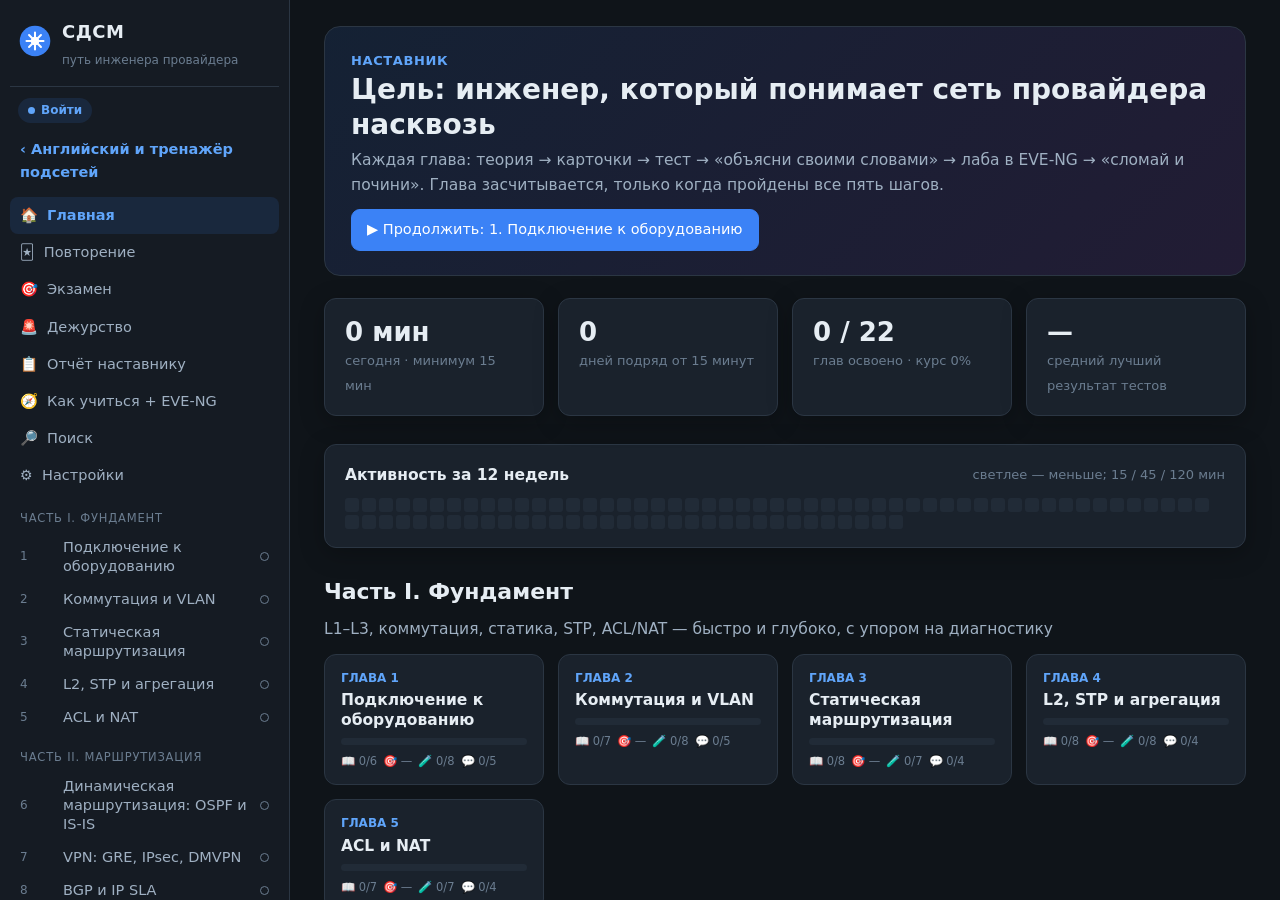
<file: net/index.html>
<!doctype html>
<html lang="ru">
<head>
<meta charset="utf-8">
<meta name="viewport" content="width=device-width, initial-scale=1, viewport-fit=cover">
<meta name="theme-color" content="#0f1419">
<meta name="apple-mobile-web-app-capable" content="yes">
<!-- на сайте курс — часть приложения английского: тот же значок и установка -->
<link rel="manifest" href="../manifest.webmanifest">
<link rel="apple-touch-icon" href="../icon-180.png">
<title>СДСМ — курс сетевого инженера</title>
<link rel="stylesheet" href="style.css">
</head>
<body>
<div id="app">
  <aside id="side">
    <div class="brand" onclick="go('#/')">
      <div class="logo">
        <svg viewBox="0 0 40 40" width="34" height="34"><circle cx="20" cy="20" r="18" fill="var(--acc)"/><path d="M10 20h20M20 10v20M13 13l14 14M27 13L13 27" stroke="#fff" stroke-width="2.4" stroke-linecap="round"/><circle cx="20" cy="20" r="5" fill="#fff"/></svg>
      </div>
      <div><b>СДСМ</b><small>путь инженера провайдера</small></div>
    </div>
    <div class="sidesync" data-sync></div>
    <nav id="mainnav"></nav>
    <div id="chapnav"></div>
  </aside>
  <main id="main">
    <header id="topbar"><button id="menubtn" aria-label="Меню">☰</button><b onclick="go('#/')">СДСМ</b><span class="sp"></span><span data-sync></span></header>
    <div id="view"></div>
  </main>
</div>
<div id="scrim"></div>
<div id="toast"></div>
<script src="../cloud.js"></script>
<script src="../sync.js"></script>
<script src="data/course.js"></script>
<script src="data/ch01.js"></script>
<script src="data/ch02.js"></script>
<script src="data/ch03.js"></script>
<script src="data/ch04.js"></script>
<script src="data/ch05.js"></script>
<script src="data/ch06.js"></script>
<script src="data/ch07.js"></script>
<script src="data/ch08.js"></script>
<script src="data/ch08b.js"></script>
<script src="data/ch09.js"></script>
<script src="data/ch10.js"></script>
<script src="data/ch11.js"></script>
<script src="data/ch11b.js"></script>
<script src="data/ch12.js"></script>
<script src="data/ch12b.js"></script>
<script src="data/ch12c.js"></script>
<script src="data/ch13.js"></script>
<script src="data/ch14.js"></script>
<script src="data/ch15.js"></script>
<script src="data/x1.js"></script>
<script src="data/x2.js"></script>
<script src="data/x3.js"></script>
<script src="book/ch02.js"></script>
<script src="book/ch03.js"></script>
<script src="book/ch04.js"></script>
<script src="book/ch05.js"></script>
<script src="book/ch06.js"></script>
<script src="book/ch08.js"></script>
<script src="book/ch08b.js"></script>
<script src="book/ch10.js"></script>
<script src="book/ch11.js"></script>
<script src="book/ch12.js"></script>
<script src="guide.js"></script>
<script src="eve.js"></script>
<script src="sim/ch06.js"></script>
<script src="sim.js"></script>
<script src="tts.js"></script>
<script src="app.js"></script>
</body>
</html>
</file>
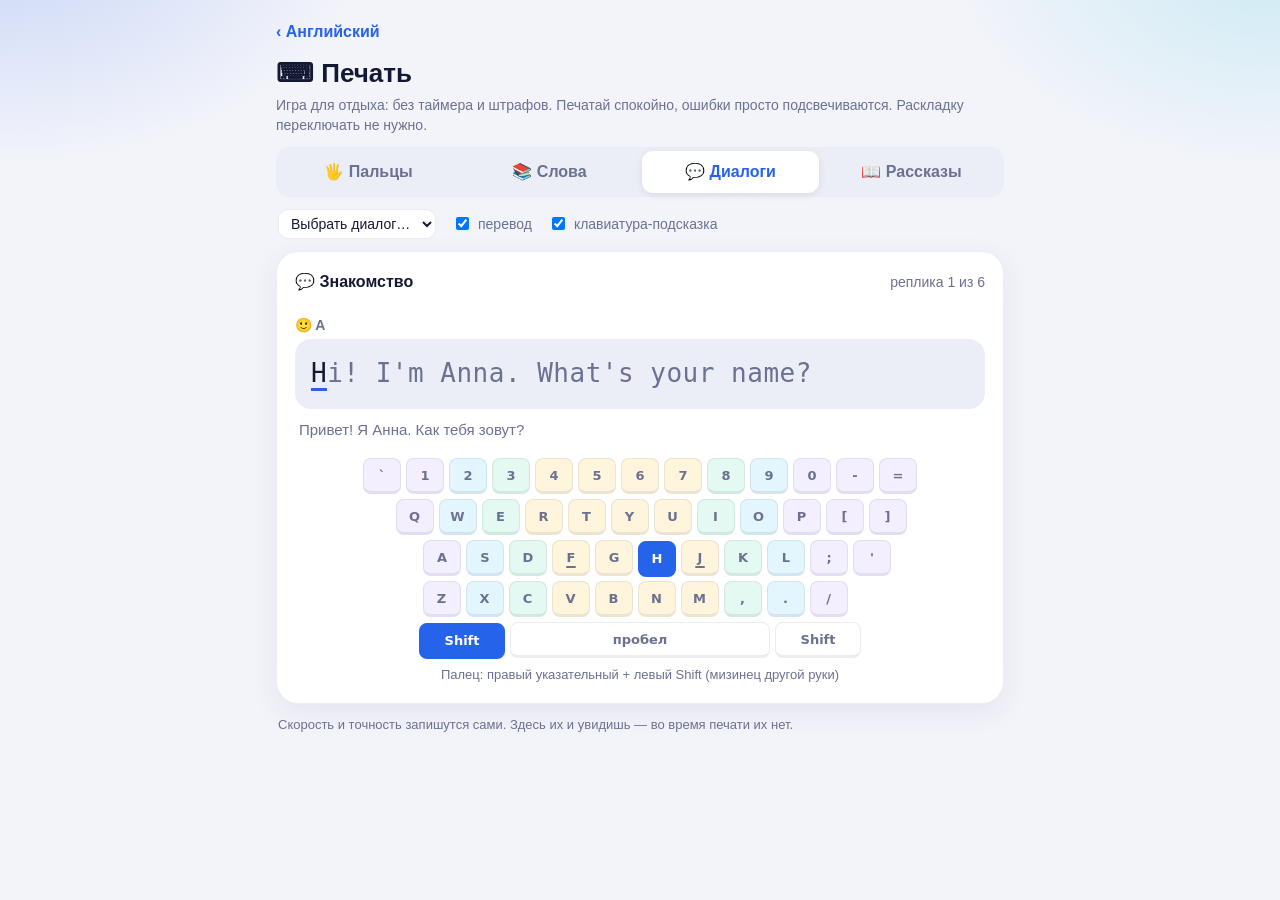
<file: type.html>
<!DOCTYPE html>
<html lang="ru"><head><meta charset="utf-8">
<meta name="viewport" content="width=device-width, initial-scale=1, viewport-fit=cover">
<meta name="theme-color" content="#f3f4fa">
<link rel="apple-touch-icon" href="icon-180.png">
<title>Печать · English</title>
<style>
:root{--bg:#f3f4fa;--card:#fff;--soft:#eceef7;--tx:#141933;--mu:#6b7190;--bd:rgba(20,25,70,.08);--sh:0 8px 28px rgba(35,40,100,.08);--ac:#2563eb;--at:rgba(37,99,235,.12);--ok:#059669;--okt:rgba(16,185,129,.14);--wr:#e11d48;--wrt:rgba(244,63,94,.14);color-scheme:light}
@media (prefers-color-scheme:dark){:root:not([data-theme="light"]){--bg:#0b0d17;--card:#151929;--soft:#1f2438;--tx:#eef0fb;--mu:#8a90ad;--bd:rgba(255,255,255,.07);--sh:0 8px 28px rgba(0,0,0,.35);--ac:#60a5fa;--at:rgba(96,165,250,.14);--ok:#34d399;--okt:rgba(52,211,153,.14);--wr:#fb7185;--wrt:rgba(251,113,133,.16);color-scheme:dark}}
:root[data-theme="dark"]{--bg:#0b0d17;--card:#151929;--soft:#1f2438;--tx:#eef0fb;--mu:#8a90ad;--bd:rgba(255,255,255,.07);--sh:0 8px 28px rgba(0,0,0,.35);--ac:#60a5fa;--at:rgba(96,165,250,.14);--ok:#34d399;--okt:rgba(52,211,153,.14);--wr:#fb7185;--wrt:rgba(251,113,133,.16);color-scheme:dark}
*{box-sizing:border-box;-webkit-tap-highlight-color:transparent}
body{margin:0 auto;max-width:760px;min-height:100vh;color:var(--tx);font:16px/1.45 -apple-system,BlinkMacSystemFont,"SF Pro Text","Segoe UI",Roboto,sans-serif;padding:calc(env(safe-area-inset-top,0px) + 14px) 16px 40px;background:radial-gradient(520px 320px at 0% -60px,rgba(37,99,235,.2),transparent 70%),radial-gradient(480px 300px at 100% -40px,rgba(6,182,212,.16),transparent 70%),var(--bg);background-repeat:no-repeat}
a.back{color:var(--ac);font-weight:700;text-decoration:none;display:inline-block;padding:6px 0}
h1{font-size:26px;margin:6px 0 2px}
.mu{color:var(--mu);font-size:14px}
.card{background:var(--card);border-radius:22px;padding:18px;margin:0 0 12px;box-shadow:var(--sh);border:1px solid var(--bd)}
.seg{display:flex;gap:4px;background:var(--soft);border-radius:14px;padding:4px;margin:12px 0}
.seg button{flex:1;min-width:0;border:0;background:none;padding:9px 4px;border-radius:11px;font:inherit;font-weight:700;color:var(--mu);cursor:pointer}
.seg button.on{background:var(--card);color:var(--ac);box-shadow:0 2px 8px rgba(0,0,0,.08)}
.seg.small{margin:0 0 6px}.seg.small button{padding:6px 4px;font-size:13px}
.tools{display:flex;flex-wrap:wrap;gap:8px 16px;align-items:center;margin:4px 2px 12px;font-size:14px;color:var(--mu)}
.tools label{display:flex;gap:6px;align-items:center;cursor:pointer}
.tools select{font:inherit;color:var(--tx);background:var(--card);border:1px solid var(--bd);border-radius:10px;padding:5px 8px}
.tip{margin:6px 2px 10px;font-size:13px}
.stats{font-size:13px;margin:0 2px 12px}

.dhead{display:flex;justify-content:space-between;align-items:baseline;margin-bottom:10px}
.chat{display:flex;flex-direction:column;gap:6px;margin-bottom:12px}
.msg{max-width:85%;padding:8px 12px;border-radius:16px;font-size:15px;opacity:.75}
.msg small{display:block;color:var(--mu);font-size:12px}
.msg.A{align-self:flex-start;background:var(--soft);border-bottom-left-radius:4px}
.msg.B{align-self:flex-end;background:var(--at);border-bottom-right-radius:4px}
.who{font-weight:700;color:var(--mu);font-size:14px;margin:4px 0;display:flex;align-items:center;gap:8px}
.say{border:0;background:var(--soft);border-radius:10px;padding:2px 8px;cursor:pointer;font-size:15px}

.line{font:500 26px/1.6 "Cascadia Mono","Consolas","SF Mono",monospace;letter-spacing:.5px;padding:14px 16px;border-radius:16px;background:var(--soft);word-break:break-word;cursor:text}
.line .p{color:var(--mu)}
.line .ok{color:var(--tx)}
.line .bad{color:var(--wr);background:var(--wrt);border-radius:3px}
.line .cur{color:var(--tx);border-bottom:3px solid var(--ac);animation:blink 1.1s steps(1) infinite}
@keyframes blink{50%{border-color:transparent}}
.trn{margin:10px 4px 0;color:var(--mu);font-size:15px}
.trn b{color:var(--tx);font-weight:600}

.kb{margin-top:18px;display:flex;flex-direction:column;gap:5px;align-items:center;user-select:none}
.kr{display:flex;gap:5px}
.kr.r1{margin-left:22px}.kr.r2{margin-left:34px}.kr.r3{margin-left:-10px}
.k{width:38px;height:36px;border-radius:8px;display:flex;align-items:center;justify-content:center;font:600 13px/1 system-ui,sans-serif;border:1px solid var(--bd);border-bottom-width:3px;background:var(--card);color:var(--mu);position:relative}
.k.bump::after{content:"";position:absolute;bottom:5px;width:10px;height:2px;border-radius:2px;background:var(--mu)}
.k.sh{width:86px}.k.space{width:260px}
/* цвет пальцев: слабый фон, ярко — клавиша, которую жать сейчас */
.f-lp,.f-rp{background:color-mix(in srgb,#a78bfa 14%,var(--card))}
.f-lr,.f-rr{background:color-mix(in srgb,#38bdf8 14%,var(--card))}
.f-lm,.f-rm{background:color-mix(in srgb,#34d399 14%,var(--card))}
.f-li,.f-ri{background:color-mix(in srgb,#fbbf24 16%,var(--card))}
.k.on{background:var(--ac);color:#fff;border-color:var(--ac);transform:translateY(1px)}
.finger{text-align:center;color:var(--mu);font-size:13px;margin-top:8px;min-height:18px}

.story{font-size:17px;line-height:1.65;margin:0 2px 14px}
.story.ru{color:var(--mu);font-size:15px}
.kw{background:var(--soft);border-radius:14px;padding:12px 14px;margin:0 0 14px;display:flex;flex-wrap:wrap;gap:6px 14px;font-size:14px}
.kw>b{width:100%;font-size:13px;color:var(--mu);text-transform:uppercase;letter-spacing:.5px}
.kw span b{font-weight:700}
.done{text-align:center;padding:10px 0 2px;font-size:20px;font-weight:700}
.done .mu{font-weight:400;margin:4px 0 14px}
.btn{display:block;width:100%;max-width:360px;margin:0 auto 10px;padding:13px;border-radius:16px;border:0;background:linear-gradient(135deg,#2563eb,#0ea5e9);color:#fff;font:inherit;font-weight:700;cursor:pointer}
.btn.g{background:var(--soft);color:var(--ac)}
#hidden{position:fixed;left:-1000px;top:0;opacity:0}
@media (max-width:620px){.k{width:26px;height:30px;font-size:11px}.k.sh{width:56px}.k.space{width:170px}.line{font-size:20px}.kr.r1{margin-left:12px}.kr.r2{margin-left:20px}}
</style>
</head><body>
<a class="back" href="./">‹ Английский</a>
<h1>⌨ Печать</h1>
<div class="mu">Игра для отдыха: без таймера и штрафов. Печатай спокойно, ошибки просто подсвечиваются. Раскладку переключать не нужно.</div>

<div class="seg" id="modes">
  <button data-m="finger">🖐 Пальцы</button>
  <button data-m="words">📚 Слова</button>
  <button data-m="dialog">💬 Диалоги</button>
  <button data-m="story">📖 Рассказы</button>
</div>

<div class="tools">
  <select id="list"></select>
  <label><input type="checkbox" id="opt-tr"> перевод</label>
  <label><input type="checkbox" id="opt-kb"> клавиатура-подсказка</label>
</div>

<div class="card" id="game"></div>
<p class="mu stats" id="stats"></p>
<input id="hidden" autocomplete="off" autocapitalize="off" autocorrect="off" spellcheck="false">

<script src="type-data.js"></script>
<script src="type.js"></script>
</body></html>
</file>
<file: net/style.css>
:root{
  --bg:#0f1419; --bg2:#151b23; --card:#1a222c; --card2:#212b37; --line:#2b3643;
  --tx:#e6edf3; --tx2:#9fb0c2; --tx3:#6b7d90;
  --acc:#3b82f6; --acc2:#60a5fa; --accbg:rgba(59,130,246,.12);
  --ok:#22c55e; --okbg:rgba(34,197,94,.12); --warn:#f59e0b; --warnbg:rgba(245,158,11,.12);
  --bad:#ef4444; --badbg:rgba(239,68,68,.12); --pro:#a855f7; --probg:rgba(168,85,247,.12);
  --code:#0b1016; --codetx:#d7e3ee;
  --r:12px; --sh:0 6px 24px rgba(0,0,0,.25);
  --mono:"Cascadia Mono","Cascadia Code",Consolas,"Courier New",monospace;
}
:root[data-theme="light"]{
  --bg:#f4f6f9; --bg2:#ffffff; --card:#ffffff; --card2:#f1f4f8; --line:#dde3ea;
  --tx:#17202b; --tx2:#4a5a6b; --tx3:#7b8a99;
  --acc:#2563eb; --acc2:#1d4ed8; --accbg:rgba(37,99,235,.08);
  --okbg:rgba(34,197,94,.1); --warnbg:rgba(245,158,11,.12); --badbg:rgba(239,68,68,.08); --probg:rgba(168,85,247,.08);
  --code:#0f1720; --codetx:#e2e8f0; --sh:0 4px 18px rgba(20,30,40,.08);
}
*{box-sizing:border-box}
html,body{margin:0;height:100%;background:var(--bg);color:var(--tx);font:15.5px/1.6 "Segoe UI",system-ui,-apple-system,Roboto,Arial,sans-serif}
a{color:var(--acc2)}
button{font:inherit;color:inherit}
#app{display:flex;height:100vh;overflow:hidden}
#side{width:290px;flex:none;background:var(--bg2);border-right:1px solid var(--line);overflow-y:auto;padding:14px 10px 40px}
#main{flex:1;overflow-y:auto;scroll-behavior:smooth}
#view{max-width:1040px;margin:0 auto;padding:26px 34px 80px}
.brand{display:flex;gap:10px;align-items:center;padding:4px 8px 14px;cursor:pointer;border-bottom:1px solid var(--line);margin-bottom:10px}
.brand b{display:block;font-size:18px;letter-spacing:.5px}
.brand small{color:var(--tx3);font-size:12px}
#mainnav a,.cnav a{display:flex;align-items:center;gap:9px;padding:7px 10px;border-radius:8px;text-decoration:none;color:var(--tx2);font-size:14.5px}
#mainnav a:hover,.cnav a:hover{background:var(--card2);color:var(--tx)}
#mainnav a.on,.cnav a.on{background:var(--accbg);color:var(--acc2);font-weight:600}
#mainnav .badge{margin-left:auto;background:var(--acc);color:#fff;border-radius:10px;font-size:11.5px;padding:0 7px;font-weight:600}
.ptitle{font-size:11.5px;text-transform:uppercase;letter-spacing:.8px;color:var(--tx3);padding:14px 10px 4px}
.cnav .num{width:34px;flex:none;font-size:12px;color:var(--tx3);font-variant-numeric:tabular-nums}
.cnav .ttl{flex:1;line-height:1.3}
.cnav .st{width:9px;height:9px;border-radius:50%;flex:none;border:1.5px solid var(--tx3)}
.cnav .st.p{border-color:var(--warn);background:linear-gradient(90deg,var(--warn) 50%,transparent 50%)}
.cnav .st.d{border-color:var(--ok);background:var(--ok)}
.cnav a.na{opacity:.45}

h1{font-size:28px;line-height:1.25;margin:4px 0 6px}
h2{font-size:22px;margin:30px 0 10px;line-height:1.3}
h3{font-size:18px;margin:22px 0 8px}
h4{font-size:16px;margin:18px 0 6px;color:var(--tx2)}
p{margin:8px 0 12px}
.sub{color:var(--tx2);margin-top:0}
.muted{color:var(--tx3)}
.card{background:var(--card);border:1px solid var(--line);border-radius:var(--r);padding:18px 20px;margin:14px 0;box-shadow:var(--sh)}
.grid{display:grid;gap:14px}
.g2{grid-template-columns:repeat(auto-fit,minmax(280px,1fr))}
.g3{grid-template-columns:repeat(auto-fit,minmax(220px,1fr))}
.g4{grid-template-columns:repeat(auto-fit,minmax(170px,1fr))}
.btn{display:inline-flex;align-items:center;gap:7px;border:1px solid var(--line);background:var(--card2);padding:8px 15px;border-radius:9px;cursor:pointer;font-weight:500;font-size:14.5px;text-decoration:none;color:var(--tx)}
.btn:hover{border-color:var(--acc)}
.btn.pri{background:var(--acc);border-color:var(--acc);color:#fff}
.btn.pri:hover{filter:brightness(1.1)}
.btn.ok{background:var(--ok);border-color:var(--ok);color:#fff}
.btn.bad{background:var(--bad);border-color:var(--bad);color:#fff}
.btn.sm{padding:4px 10px;font-size:13px}
.btn:disabled{opacity:.5;cursor:default}
.row{display:flex;gap:10px;align-items:center;flex-wrap:wrap}
.sp{flex:1}
.pill{display:inline-block;padding:1px 9px;border-radius:20px;font-size:12px;background:var(--card2);border:1px solid var(--line);color:var(--tx2)}
.pill.ok{background:var(--okbg);color:var(--ok);border-color:transparent}
.pill.warn{background:var(--warnbg);color:var(--warn);border-color:transparent}
.pill.acc{background:var(--accbg);color:var(--acc2);border-color:transparent}
.pill.pro{background:var(--probg);color:var(--pro);border-color:transparent}
.bar{height:7px;background:var(--card2);border-radius:5px;overflow:hidden}
.bar>i{display:block;height:100%;background:var(--acc);border-radius:5px;transition:width .4s}
.bar.ok>i{background:var(--ok)}
.stat b{display:block;font-size:26px;line-height:1.2}
.stat span{color:var(--tx3);font-size:13px}

/* вкладки главы */
.tabs{display:flex;gap:4px;border-bottom:1px solid var(--line);margin:18px 0 20px;position:sticky;top:0;background:var(--bg);z-index:5;padding-top:6px;overflow-x:auto}
.tabs a{padding:9px 14px;text-decoration:none;color:var(--tx2);border-bottom:2.5px solid transparent;white-space:nowrap;font-size:14.5px}
.tabs a:hover{color:var(--tx)}
.tabs a.on{color:var(--acc2);border-color:var(--acc);font-weight:600}
.tabs a .c{font-size:11.5px;color:var(--tx3);margin-left:4px}
.chhead .kicker{color:var(--acc2);font-weight:600;font-size:13px;letter-spacing:.6px;text-transform:uppercase}

/* теория */
.theory{display:grid;grid-template-columns:minmax(0,1fr) 210px;gap:28px}
.toc{position:sticky;top:64px;align-self:start;font-size:13.5px;max-height:calc(100vh - 90px);overflow:auto}
.toc a{display:block;padding:4px 8px;color:var(--tx2);text-decoration:none;border-left:2px solid var(--line);line-height:1.35}
.toc a:hover{color:var(--tx)}
.toc a.rd{color:var(--ok);border-color:var(--ok)}
.sec{scroll-margin-top:70px}
.sec>h2{display:flex;gap:10px;align-items:baseline}
.sec>h2 .n{color:var(--acc2);font-size:15px;font-variant-numeric:tabular-nums}
.secfoot{display:flex;justify-content:flex-end;margin:6px 0 26px;border-bottom:1px dashed var(--line);padding-bottom:18px}
.content table{border-collapse:collapse;width:100%;margin:12px 0;font-size:14.5px}
.content th,.content td{border:1px solid var(--line);padding:6px 10px;text-align:left;vertical-align:top}
.content th{background:var(--card2)}
.content ul,.content ol{padding-left:24px;margin:8px 0 12px}
.content li{margin:3px 0}
.content code{font-family:var(--mono);font-size:.9em;background:var(--card2);padding:1px 5px;border-radius:5px;border:1px solid var(--line)}
.content b{color:var(--tx)}
pre{font-family:var(--mono);font-size:13.5px;line-height:1.5;background:var(--code);color:var(--codetx);padding:14px 16px;border-radius:10px;overflow-x:auto;margin:12px 0;border:1px solid #1f2a36;position:relative}
pre code{background:none;border:0;padding:0;font-size:inherit;color:inherit}
pre .pr{color:#7dd3fc}
pre .cm{color:#7f8ea0;font-style:italic}
pre .hl{background:rgba(250,204,21,.18);color:#fde68a;border-radius:3px}
pre .cmd{color:#fff;font-weight:600}
pre .copy{position:absolute;top:6px;right:6px;font-size:11.5px;padding:2px 8px;border-radius:6px;border:1px solid #334155;background:#1e293b;color:#cbd5e1;cursor:pointer;opacity:0;transition:.2s}
pre:hover .copy{opacity:1}
.callout{border-left:4px solid var(--acc);background:var(--accbg);padding:11px 15px;border-radius:0 10px 10px 0;margin:14px 0}
.callout>b:first-child{display:block;margin-bottom:3px}
.callout.warn{border-color:var(--warn);background:var(--warnbg)}
.callout.bad{border-color:var(--bad);background:var(--badbg)}
.callout.ok{border-color:var(--ok);background:var(--okbg)}
.callout.pro{border-color:var(--pro);background:var(--probg)}
.callout.pro>b:first-child::before{content:"🏢 "}
.callout.deep{border-color:var(--tx3);background:var(--card2)}
.callout.deep>b:first-child::before{content:"🔬 "}
.callout.warn>b:first-child::before{content:"⚠️ "}
.callout.ok>b:first-child::before{content:"✅ "}
.callout.bad>b:first-child::before{content:"⛔ "}
.callout.info>b:first-child::before{content:"💡 "}
details.more{border:1px solid var(--line);border-radius:10px;padding:8px 14px;margin:12px 0;background:var(--card)}
details.more summary{cursor:pointer;font-weight:600;color:var(--acc2)}
/* заголовки пакетов */
.pkt{display:flex;margin:12px 0;border-radius:8px;overflow:hidden;font-size:12.5px;text-align:center;border:1px solid var(--line)}
.pkt>span{padding:8px 4px;border-right:1px solid rgba(0,0,0,.25);color:#fff;display:flex;flex-direction:column;justify-content:center;line-height:1.25}
.pkt>span small{opacity:.8;font-size:11px}
.pkt .l2{background:#2563eb}.pkt .l3{background:#16a34a}.pkt .l4{background:#d97706}.pkt .l7{background:#7c3aed}.pkt .tg{background:#db2777}.pkt .lb{background:#0891b2}.pkt .fcs{background:#475569}
.figure{margin:14px 0;text-align:center}
.figure svg{max-width:100%;height:auto}
.figure .cap{font-size:13px;color:var(--tx3);margin-top:4px}
.steps{counter-reset:s;list-style:none;padding-left:0!important}
.steps>li{counter-increment:s;position:relative;padding-left:38px;margin:10px 0!important}
.steps>li::before{content:counter(s);position:absolute;left:0;top:1px;width:26px;height:26px;border-radius:50%;background:var(--accbg);color:var(--acc2);font-weight:700;font-size:13px;display:flex;align-items:center;justify-content:center}
.vs{display:grid;grid-template-columns:1fr 1fr;gap:12px}
.vs>div{background:var(--card2);border-radius:10px;padding:10px 14px;border:1px solid var(--line)}

/* команды */
.cmdtbl{width:100%;border-collapse:collapse;font-size:14px}
.cmdtbl td,.cmdtbl th{padding:8px 10px;border-bottom:1px solid var(--line);vertical-align:top;text-align:left}
.cmdtbl th{font-size:12px;text-transform:uppercase;letter-spacing:.5px;color:var(--tx3)}
.cmdtbl td.c{font-family:var(--mono);font-size:13px;color:var(--acc2);white-space:pre-wrap;min-width:230px}
.cmdtbl td.v{font-family:var(--mono);font-size:12.5px;color:var(--tx2);white-space:pre-wrap}
.cmdtbl tr.grp td{background:var(--card2);font-weight:600;color:var(--tx);font-size:13px}
input[type=search],input[type=text],textarea,select{background:var(--card2);border:1px solid var(--line);color:var(--tx);border-radius:9px;padding:8px 12px;font:inherit;width:100%}
textarea{min-height:110px;resize:vertical;line-height:1.5}
input:focus,textarea:focus,select:focus{outline:2px solid var(--acc);outline-offset:-1px}

/* карточки */
.flash{perspective:1400px;max-width:720px;margin:10px auto}
.flash .inner{position:relative;min-height:280px;transition:transform .5s;transform-style:preserve-3d;cursor:pointer}
.flash.flip .inner{transform:rotateY(180deg)}
.flash .face{position:absolute;inset:0;backface-visibility:hidden;background:var(--card);border:1px solid var(--line);border-radius:16px;padding:28px 32px;display:flex;flex-direction:column;justify-content:center;box-shadow:var(--sh);overflow:auto}
.flash .back{transform:rotateY(180deg)}
.flash .face .lbl{position:absolute;top:12px;left:18px;font-size:12px;color:var(--tx3);text-transform:uppercase;letter-spacing:.6px}
.flash .q{font-size:20px;font-weight:600;text-align:center;line-height:1.4}
.flash .a{font-size:16px;line-height:1.55}
.rate{display:flex;gap:8px;justify-content:center;margin-top:16px;flex-wrap:wrap}
.rate .btn{min-width:120px;justify-content:center;flex-direction:column;gap:0;padding:8px 14px}
.rate .btn small{font-size:11.5px;opacity:.75}

/* тест */
.qcard .qn{font-size:12.5px;color:var(--tx3)}
.qcard .qt{font-size:17px;font-weight:600;margin:4px 0 12px}
.opt{display:flex;gap:12px;align-items:flex-start;padding:10px 14px;border:1px solid var(--line);border-radius:10px;margin:8px 0;cursor:pointer;background:var(--card2);transition:.15s}
.opt:hover{border-color:var(--acc)}
.opt .k{width:24px;height:24px;flex:none;border-radius:50%;border:1.5px solid var(--tx3);display:flex;align-items:center;justify-content:center;font-size:12px;font-weight:700;color:var(--tx3)}
.opt.sel{border-color:var(--acc);background:var(--accbg)}
.opt.sel .k{background:var(--acc);border-color:var(--acc);color:#fff}
.opt.right{border-color:var(--ok);background:var(--okbg)}
.opt.right .k{background:var(--ok);border-color:var(--ok);color:#fff}
.opt.wrong{border-color:var(--bad);background:var(--badbg)}
.opt.wrong .k{background:var(--bad);border-color:var(--bad);color:#fff}
.opt.lock{cursor:default}
.expl{margin-top:10px;padding:10px 14px;border-radius:10px;background:var(--card2);border-left:3px solid var(--acc);font-size:14.5px}
.score{font-size:46px;font-weight:800;line-height:1}

/* лаба */
.topo{background:var(--card);border:1px solid var(--line);border-radius:14px;padding:8px;overflow:auto}
.topo svg{display:block;margin:0 auto;max-width:100%;height:auto}
.topo text{font-family:"Segoe UI",sans-serif}
.task{border:1px solid var(--line);border-radius:12px;padding:12px 16px;margin:10px 0;background:var(--card)}
.task.done{border-color:rgba(34,197,94,.45)}
.task .th{display:flex;gap:12px;align-items:flex-start}
.task .th input{width:20px;height:20px;margin-top:3px;accent-color:var(--ok);flex:none;cursor:pointer}
.task .tt{flex:1;min-width:0}
.task .tt>b{display:block}
.task .tools{display:flex;gap:6px;margin-top:8px;flex-wrap:wrap}
.task .rev{margin-top:8px}
.nodes td{font-size:13.5px}

/* понимание */
.und .q{font-weight:600;font-size:16px}
.grade{display:flex;gap:8px;margin-top:10px;flex-wrap:wrap}
.model{margin-top:10px;padding:12px 16px;background:var(--okbg);border-radius:10px;border-left:3px solid var(--ok)}

/* прочее */
#toast{position:fixed;bottom:22px;left:50%;transform:translateX(-50%) translateY(30px);background:var(--tx);color:var(--bg);padding:10px 18px;border-radius:10px;opacity:0;transition:.3s;pointer-events:none;z-index:99;font-weight:500}
#toast.show{opacity:1;transform:translateX(-50%) translateY(0)}
.kbd{font-family:var(--mono);font-size:12px;border:1px solid var(--line);border-bottom-width:2px;border-radius:5px;padding:0 5px;background:var(--card2)}
.hero{background:linear-gradient(135deg,var(--accbg),var(--probg));border:1px solid var(--line);border-radius:16px;padding:24px 26px;margin-bottom:8px}
.hero h1{margin-top:0}
.chapcard{display:block;text-decoration:none;color:var(--tx);background:var(--card);border:1px solid var(--line);border-radius:12px;padding:14px 16px;transition:.15s}
.chapcard:hover{border-color:var(--acc);transform:translateY(-1px)}
.chapcard .n{font-size:12px;color:var(--acc2);font-weight:700}
.chapcard .t{font-weight:600;margin:2px 0 8px;line-height:1.3}
.chapcard.na{opacity:.5}
.mini{display:flex;gap:6px;font-size:11.5px;color:var(--tx3);margin-top:7px;flex-wrap:wrap}
.mini span.d{color:var(--ok)}
.heat{display:flex;gap:3px;flex-wrap:wrap}
.heat i{width:14px;height:14px;border-radius:3px;background:var(--card2);display:block}
.heat i.l1{background:rgba(34,197,94,.35)}.heat i.l2{background:rgba(34,197,94,.6)}.heat i.l3{background:var(--ok)}
.search-res .r{padding:10px 0;border-bottom:1px solid var(--line)}
.search-res mark{background:rgba(250,204,21,.35);color:inherit;border-radius:3px}
/* ===== Книга: схемы, аналогии, «Проверь себя» ===== */
.book{font-size:16.5px;line-height:1.7}
.book p{margin:10px 0 14px}
.book>h2{margin-top:34px}
.book h3{margin-top:28px;font-size:19px}
.an{background:rgba(124,58,237,.10);border-radius:12px;padding:12px 16px;margin:16px 0;line-height:1.6}
.an>b:first-child{display:block;color:#7c3aed;margin-bottom:4px}
.an>b:first-child::before{content:"🧩 "}
:root[data-theme="dark"] .an>b:first-child{color:#a78bfa}
details.chk{background:var(--card2);border:1px solid var(--line);border-radius:10px;padding:10px 14px;margin:8px 0}
details.chk summary{cursor:pointer;font-weight:600;line-height:1.45}
details.chk summary::marker{color:var(--acc2)}
details.chk p{margin:8px 0 2px;color:var(--tx2)}
.callout.lab{border-color:#0d9488;background:rgba(13,148,136,.10)}
.callout.lab>b:first-child::before{content:"🧪 "}
.callout.lab a{font-weight:600}
figure.dg{margin:22px auto 24px;max-width:540px;background:var(--card);border:1px solid var(--line);border-radius:14px;padding:16px 16px 12px}
figure.dg.wide{max-width:760px}
.dg svg{display:block;width:100%;height:auto;overflow:visible}
.dg figcaption{font-size:14px;color:var(--tx2);margin-top:10px;line-height:1.55}
.figctl{display:flex;gap:8px;align-items:center;justify-content:center;margin-top:10px;font-size:12.5px}
.dg .bx{fill:var(--card2);stroke:var(--tx3);stroke-width:1.5}
.dg .bx2{fill:var(--bg2)}
.dg .bxd{fill:none;stroke:var(--tx3);stroke-width:1.5;stroke-dasharray:5 4}
.dg .tx{fill:var(--tx);font:700 12px "Segoe UI",system-ui,sans-serif}
.dg .sm{fill:var(--tx2);font:500 10.5px "Segoe UI",system-ui,sans-serif}
.dg .ln{stroke:var(--tx3);stroke-width:2;fill:none}
.dg .tk{stroke:var(--tx);stroke-width:4;fill:none}
.dg .lr{stroke:#e11d48;stroke-width:2.2;fill:none}
.dg .lg{stroke:#16a34a;stroke-width:2.2;fill:none}
.dg .env{fill:#fff;stroke:#475569;stroke-width:1.2}
.dg .envl{fill:none;stroke:#475569;stroke-width:1.2}
.dg .pp{fill:rgba(37,99,235,.16);stroke:#2563eb;stroke-width:1.5}
.dg .b{fill:#2563eb}.dg .g{fill:#16a34a}.dg .o{fill:#d97706}.dg .gr{fill:#64748b}.dg .rr{fill:#e11d48}.dg .pu{fill:#7c3aed}
.dg .wt{fill:#fff;font:700 7.5px "Segoe UI",system-ui,sans-serif}
.dg .wt2{fill:#fff;font:700 9px "Segoe UI",system-ui,sans-serif}
.dg .am{fill:var(--tx3)}.dg .amr{fill:#e11d48}.dg .amg{fill:#16a34a}
.dg .bt{fill:#2563eb}.dg .rd{fill:#e11d48}.dg .gn{fill:#16a34a}.dg .og{fill:#d97706}
:root[data-theme="dark"] .dg .bt{fill:#60a5fa}:root[data-theme="dark"] .dg .rd{fill:#fb7185}:root[data-theme="dark"] .dg .gn{fill:#4ade80}:root[data-theme="dark"] .dg .og{fill:#fbbf24}
:root[data-theme="dark"] .dg .tk{stroke:#cbd5e1}

/* облако и переход в приложение английского */
.sidesync{padding:0 8px 8px}
.sidesync:empty{display:none}
.spill{display:inline-flex;align-items:center;gap:6px;border-radius:99px;padding:3px 10px;font-size:12px;font-weight:700;text-decoration:none;background:var(--card2);color:var(--tx2);white-space:nowrap}
.spill::before{content:'';width:7px;height:7px;border-radius:50%;background:currentColor}
.spill.s-ok{background:var(--okbg);color:var(--ok)}
.spill.s-net{background:var(--warnbg);color:var(--warn)}
.spill.s-err{background:var(--badbg);color:var(--bad)}
.spill.s-out{background:var(--accbg);color:var(--acc2)}
#mainnav a.back{color:var(--acc2);font-weight:600;margin-bottom:6px}

/* телефон: верхняя панель и выезжающее меню */
#topbar,#scrim{display:none}
@media (max-width:900px){
  #app{height:100vh;height:100dvh}
  #topbar{display:flex;align-items:center;gap:10px;position:sticky;top:0;z-index:20;background:var(--bg2);border-bottom:1px solid var(--line);padding:calc(env(safe-area-inset-top,0px) + 8px) 12px 8px}
  #topbar b{font-size:17px;letter-spacing:.5px;cursor:pointer}
  #menubtn{border:1px solid var(--line);background:var(--card2);border-radius:9px;width:38px;height:36px;font-size:18px;line-height:1;cursor:pointer}
  #side{position:fixed;top:0;bottom:0;left:0;z-index:40;width:min(300px,86vw);transform:translateX(-102%);transition:transform .25s;box-shadow:var(--sh);padding-top:calc(env(safe-area-inset-top,0px) + 14px)}
  body.menu #side{transform:none}
  body.menu #scrim{display:block;position:fixed;inset:0;z-index:30;background:rgba(0,0,0,.45)}
  .theory{grid-template-columns:minmax(0,1fr)}.toc{display:none}
  #view{padding:14px 14px calc(env(safe-area-inset-bottom,0px) + 60px)}
  .tabs{top:calc(env(safe-area-inset-top,0px) + 53px);margin:12px -14px 16px;padding:0 8px}
  .sec{scroll-margin-top:110px}
  h1{font-size:23px}
  .card{padding:14px 15px}
  .hero{padding:18px}
  .flash .face{padding:24px 18px}
  .flash .q{font-size:18px}
  .rate .btn{min-width:0;flex:1 1 40%}
  .cmdtbl td.c{min-width:150px}
  #cmdtbl{display:block;overflow-x:auto}
  .content table{display:block;overflow-x:auto}
  .vs{grid-template-columns:1fr}
  .g4{grid-template-columns:1fr 1fr;gap:10px}
  .g4 .stat b{font-size:22px}
  pre .copy{opacity:1}
}
::-webkit-scrollbar{width:10px;height:10px}::-webkit-scrollbar-thumb{background:var(--line);border-radius:6px}::-webkit-scrollbar-track{background:transparent}

/* тренажёр дежурного */
.term{background:#0b1220;border:1px solid var(--line);border-radius:12px;overflow:hidden;margin:14px 0 10px}
.tdev{display:flex;flex-wrap:wrap;gap:6px;padding:8px;background:#111a2e;border-bottom:1px solid #1e293b}
.tdev button{background:#1e293b;color:#cbd5e1;border:1px solid #334155;border-radius:8px;padding:4px 10px;font:600 13px var(--mono);cursor:pointer}
.tdev button small{font:400 11.5px "Segoe UI",system-ui,sans-serif;opacity:.75;margin-left:5px}
.tdev button.on{background:#2563eb;border-color:#2563eb;color:#fff}
.tout{padding:10px 12px;height:360px;overflow:auto;color:#d6e2ee;font:12.5px/1.45 var(--mono);white-space:pre;tab-size:8}
.tout .pr{color:#7dd3fc;font-weight:600}.tout .cm{color:#fbbf24}.tout .er{color:#fca5a5}.tout .nt{color:#94a3b8;font-style:italic;white-space:pre-wrap;font-family:"Segoe UI",system-ui,sans-serif}
.tin{display:flex;align-items:center;gap:6px;padding:7px 10px;border-top:1px solid #1e293b;background:#0e1626}
.tin .tp{color:#7dd3fc;font:600 13px var(--mono)}
.tin input{flex:1;min-width:0;background:transparent;border:0;outline:0;color:#e2e8f0;font:13.5px var(--mono);padding:4px 0}
.tin input::placeholder{color:#64748b}
.tin .btn{background:#1e293b;border-color:#334155;color:#cbd5e1}
.tchips{display:flex;flex-wrap:wrap;gap:6px;padding:8px 10px;border-top:1px solid #1e293b;background:#0f172a}
.tchips[hidden]{display:none}
.tchips button{background:#172033;color:#cbd5e1;border:1px solid #334155;border-radius:999px;padding:2px 10px;font:12px var(--mono);cursor:pointer}
.tchips button:hover{border-color:#60a5fa}
.simq h3{margin:22px 0 8px}
.simopt{display:block;width:100%;text-align:left;margin:7px 0;padding:10px 14px;border:1px solid var(--line);border-radius:10px;background:var(--card);color:var(--tx);cursor:pointer;line-height:1.45}
.simopt:hover:not(:disabled){border-color:var(--acc)}
.simopt:disabled{cursor:default}
.simopt.bad{border-color:var(--bad);background:var(--badbg)}.simopt.ok{border-color:var(--ok);background:var(--okbg)}
.simopt .ex{display:block;margin-top:6px;font-size:13.5px;color:var(--tx2)}
.simdone{margin-top:18px;border-color:var(--ok)}
.simmap figure.dg{margin:10px auto}
@media (max-width:899px){.tout{height:300px;font-size:11.5px}}

/* озвучка */
#ttsbar{position:fixed;left:50%;bottom:16px;transform:translateX(-50%);z-index:60;display:flex;align-items:center;gap:6px;background:var(--card);border:1px solid var(--line);border-radius:14px;padding:8px 10px;box-shadow:var(--sh);max-width:calc(100vw - 24px)}
#ttsbar[hidden]{display:none}
#ttsbar .tts-what{font-size:13px;color:var(--tx2);padding:0 6px;white-space:nowrap;overflow:hidden;text-overflow:ellipsis;min-width:0;max-width:260px}
#ttsbar select{width:auto;padding:3px 6px;font-size:13px}
.tts-on{background:rgba(59,130,246,.14);box-shadow:0 0 0 6px rgba(59,130,246,.14);border-radius:6px}
.ttstop{margin-bottom:12px}
.ttscard .tc-q{font-size:18px;font-weight:600;margin:4px 0 14px}
.ttscard .lbl{font-size:12px;text-transform:uppercase;letter-spacing:.6px}

/* лаба: зачем и раздел книги у задания */
.task .twhy{margin:6px 0 2px;font-size:14px;line-height:1.5;color:var(--tx)}
.task .tread{margin:2px 0 4px;font-size:13.5px;color:var(--tx2)}
</file>
